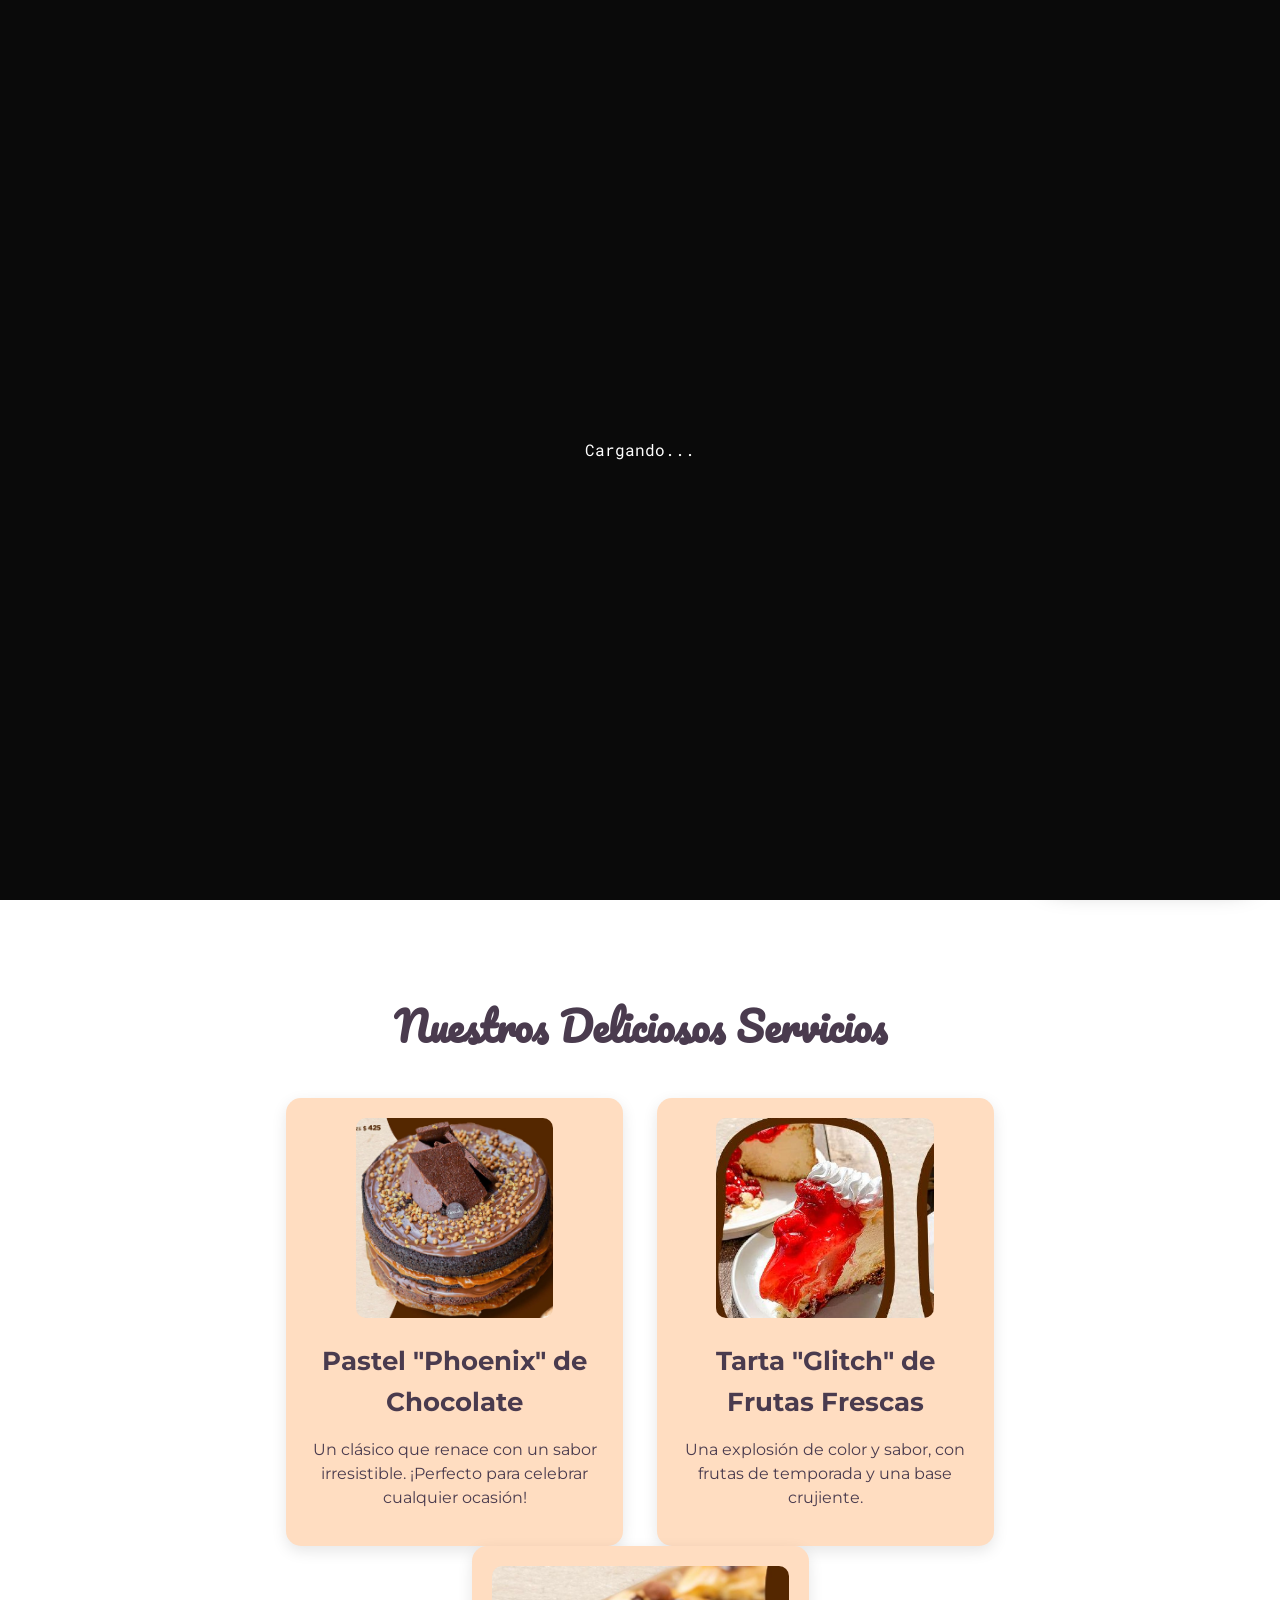
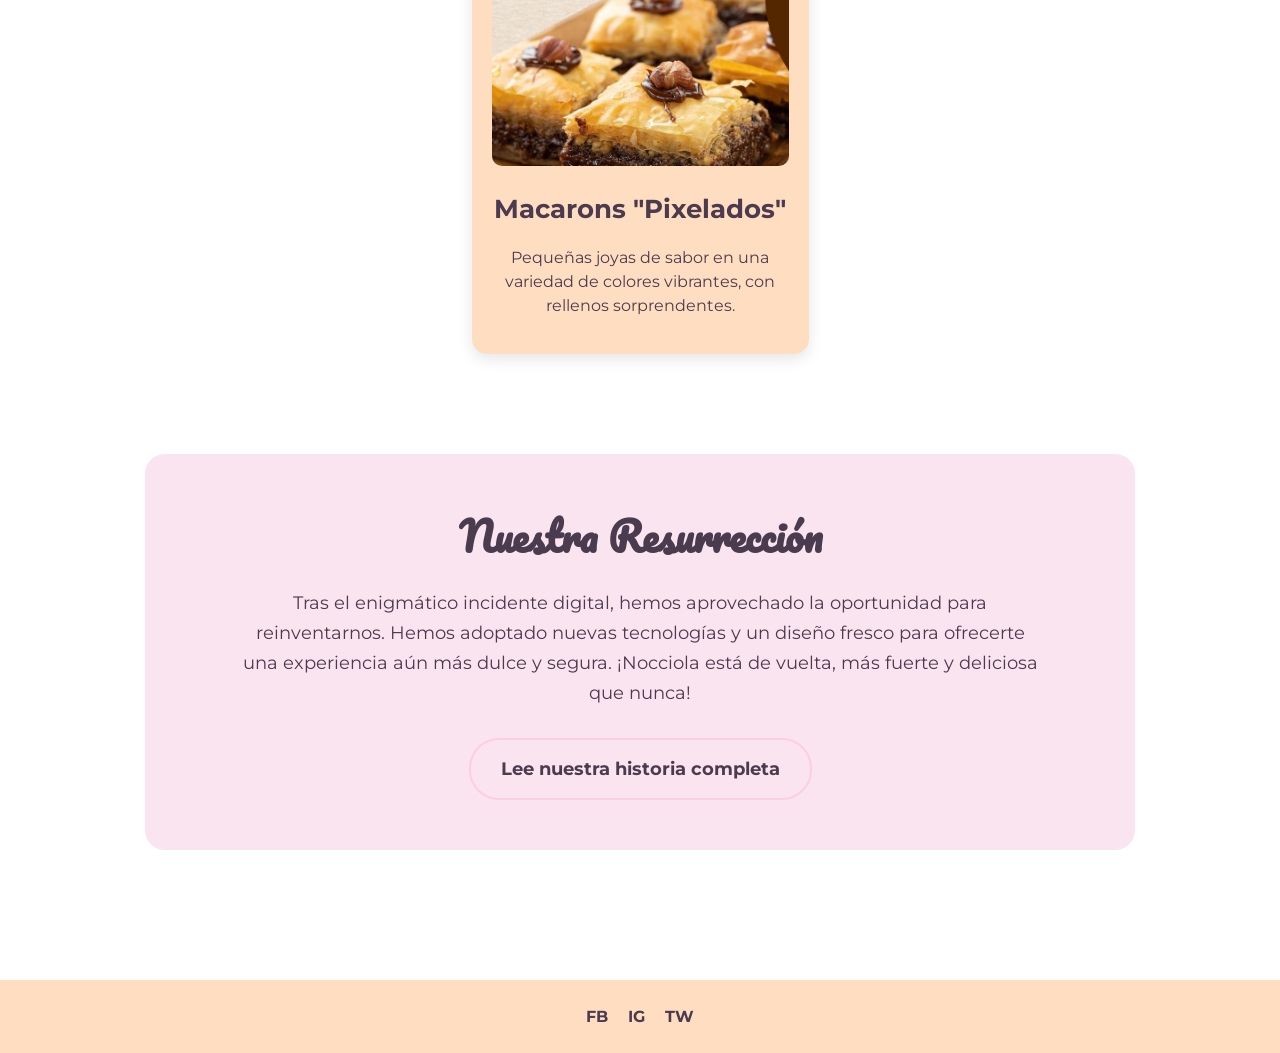
<file: index.html>
<!DOCTYPE html>
<!-- Kendri Tatis 100263465 -->
<html lang="es">
<head>
    <meta charset="UTF-8">
    <meta name="viewport" content="width=device-width, initial-scale=1.0">
    <title>Nocciola Resurge</title>
    <link rel="icon" href="images/logo.png">
    <link rel="stylesheet" href="style.css">
    <link href="https://fonts.googleapis.com/css2?family=Montserrat:wght@400;700&family=Pacifico&family=Roboto+Mono:wght@400;700&display=swap" rel="stylesheet">
</head>
<body>

    <div id="preloader" class="preloader">
        <div class="glitch-wrapper">
            <div class="glitch" data-text="Nocciola Digital">Nocciola Digital</div>
            <div class="glitch" data-text="Resurrecting...">Resurrecting...</div>
        </div>
        <p>Cargando...</p>
    </div>

    <div id="popup" class="popup">
        <div class="popup-content">
            <span class="close-button">&times;</span>
            <h2>El Misterio Digital</h2>
            <p>¡Atención, clientes y amigos de Nocciola!</p>
            <p>Un extraño fenómeno ha envuelto a nuestra empresa. De un momento a otro, nuestra presencia en línea ha desaparecido. Nuestras redes sociales borradas, nuestra web inexistente... ¡Un misterio digital sin precedentes!</p>
            <p>Un mensaje encriptado nos desafía:</p>
            <blockquote class="mensaje-misterio">
                "Tu negocio ha sido borrado de la existencia digital. Si quieres recuperarlo, deberás reinventarlo. Usa la tecnología, la creatividad y tu ingenio para traerlo de vuelta."
            </blockquote>
            <p>¡Estamos listos para el desafío! Misión:</p>
            <ul>
                <li>Reconstruir nuestra presencia digital desde cero.</li>
                <li>Agregar funciones innovadoras para ser más fuertes.</li>
                <li>Diseñar una identidad visual única.</li>
                <li>Crear un mensaje impactante para celebrar nuestra "resurrección".</li>
            </ul>
            <p>¡Prepárense para la nueva era de Nocciola!</p>
        </div>
    </div>

    <header class="main-header">
        <div class="logo">
            <img src="images/logo.png" alt="Logo Nocciola Resurge">
        </div>
        <nav>
            <ul>
                <li><a href="index.html" class="nav-link active">Inicio</a></li>
                <li><a href="menu.html" class="nav-link">Menú</a></li>
                <li><a href="historia.html" class="nav-link">Historia del Misterio</a></li>
                <li><a href="servicios.html" class="nav-link">Servicios</a></li> <!-- Texto modificado -->
                <li><a href="contacto.html" class="nav-link">Contacto</a></li>
                <li><a href="#" id="modo-oscuro-toggle" class="nav-link">Modo Oscuro</a></li>
            </ul>
        </nav>
    </header>

    <main class="container">
        <section class="hero-section">
            <div class="hero-text">
                <h1>Nocciola Digital</h1>
                <p class="subtitle">Renacida de las cenizas digitales</p>
                <a href="#servicios" class="cta-button">Descubre nuestros nuevos postres</a>
            </div>
            <div class="hero-image">
                <img src="images/hero-image.png" alt="Postres Nocciola">
            </div>
        </section>

        <section id="servicios" class="servicios-section">
            <h2>Nuestros Deliciosos Servicios</h2>
            <div class="servicio-card">
                <img src="images/postre1.png" alt="Pastel de Chocolate">
                <h3>Pastel "Phoenix" de Chocolate</h3>
                <p>Un clásico que renace con un sabor irresistible. ¡Perfecto para celebrar cualquier ocasión!</p>
            </div>
            <div class="servicio-card">
                <img src="images/postre2.png" alt="Tarta de Frutas">
                <h3>Tarta "Glitch" de Frutas Frescas</h3>
                <p>Una explosión de color y sabor, con frutas de temporada y una base crujiente.</p>
            </div>
            <div class="servicio-card">
                <img src="images/postre3.png" alt="Macarons">
                <h3>Macarons "Pixelados"</h3>
                <p>Pequeñas joyas de sabor en una variedad de colores vibrantes, con rellenos sorprendentes.</p>
            </div>
        </section>

        <section class="about-section">
            <h2>Nuestra Resurrección</h2>
            <p>Tras el enigmático incidente digital, hemos aprovechado la oportunidad para reinventarnos. Hemos adoptado nuevas tecnologías y un diseño fresco para ofrecerte una experiencia aún más dulce y segura. ¡Nocciola está de vuelta, más fuerte y deliciosa que nunca!</p>
            <a href="historia.html" class="cta-button secondary">Lee nuestra historia completa</a>
        </section>
    </main>

    <footer class="main-footer">
        <div class="social-links">
            <a href="https://www.facebook.com/NocciolaRD/" target="_blank" rel="noopener" aria-label="Facebook">FB</a>
            <a href="https://www.instagram.com/nocciolard/" target="_blank" rel="noopener" aria-label="Instagram">IG</a>
            <a href="#" aria-label="Twitter">TW</a>
        </div>
    </footer>

    <button id="chatbot-launcher" type="button" aria-label="Abrir chat con Nocci"><img src="images/logo.png" alt="">Chatea con Nocci</button>
    <div id="chatbot-container" class="collapsed" role="dialog" aria-label="Chat con Nocci">
        <div id="chatbot-header">
            <img class="chat-avatar" src="images/logo.png" alt="">
            <div class="chatbot-title">Nocci<small>Asistente virtual de Nocciola</small></div>
            <button id="chatbot-toggle" class="chatbot-toggle-btn" type="button" aria-label="Cerrar chat">&times;</button>
        </div>
        <div id="chatbot-messages" aria-live="polite"></div>
        <div id="chatbot-chips"></div>
        <form id="chatbot-input-area" autocomplete="off">
            <input type="text" id="chatbot-input" placeholder="Escribe tu mensaje..." aria-label="Mensaje">
            <button id="chatbot-send" type="submit">Enviar</button>
        </form>
    </div>

    <script src="script.js"></script>
</body>
</html>
</file>
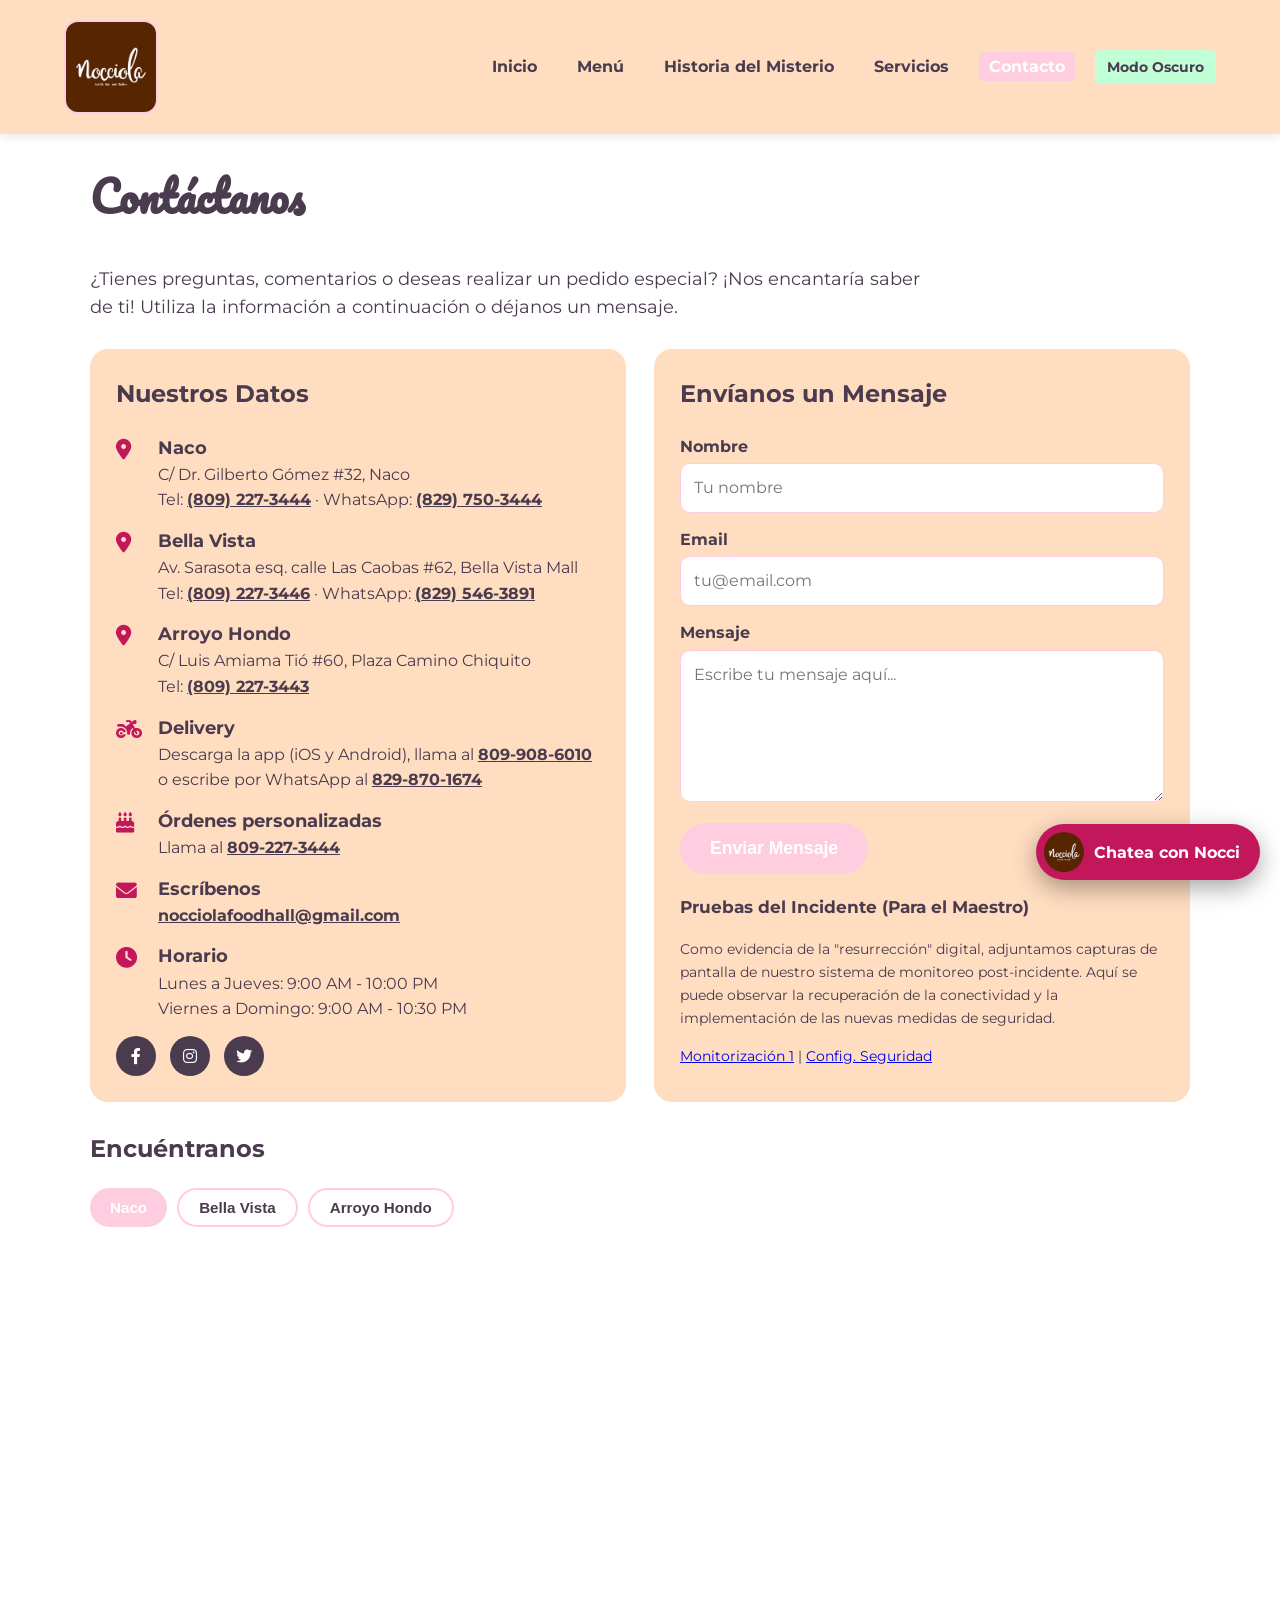
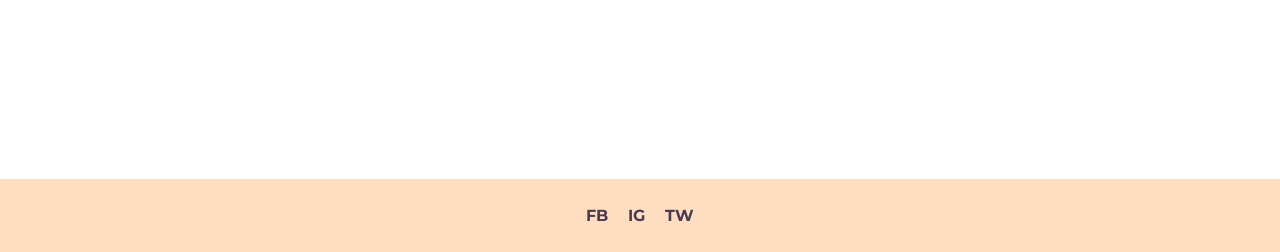
<file: contacto.html>
<!DOCTYPE html>
<!-- Kendri Tatis 100263465 -->
<html lang="es">
<head>
    <meta charset="UTF-8">
    <meta name="viewport" content="width=device-width, initial-scale=1.0">
    <title>Contacto - Nocciola Digital</title>
    <link rel="icon" href="images/logo.png">
    <link rel="stylesheet" href="style.css">
    <link href="https://fonts.googleapis.com/css2?family=Montserrat:wght@400;700&family=Pacifico&family=Roboto+Mono:wght@400;700&display=swap" rel="stylesheet">
    <link rel="stylesheet" href="https://cdnjs.cloudflare.com/ajax/libs/font-awesome/6.0.0/css/all.min.css">
</head>
<body>
    <header class="main-header">
        <div class="logo">
            <img src="images/logo.png" alt="Logo Nocciola Resurge">
        </div>
        <nav>
            <ul>
                <li><a href="index.html" class="nav-link">Inicio</a></li>
                <li><a href="menu.html" class="nav-link">Menú</a></li>
                <li><a href="historia.html" class="nav-link">Historia del Misterio</a></li>
                <li><a href="servicios.html" class="nav-link">Servicios</a></li> <!-- Texto modificado -->
                <li><a href="contacto.html" class="nav-link active">Contacto</a></li>
                <li><a href="#" id="modo-oscuro-toggle" class="nav-link">Modo Oscuro</a></li>
            </ul>
        </nav>
    </header>

    <main class="container">
        <section class="contacto-section">
            <h1>Contáctanos</h1>
            <p class="intro-text">¿Tienes preguntas, comentarios o deseas realizar un pedido especial? ¡Nos encantaría saber de ti! Utiliza la información a continuación o déjanos un mensaje.</p>

            <div class="contacto-grid">
                <div class="contacto-info">
                    <h2>Nuestros Datos</h2>
                    <div class="info-item">
                        <i class="fas fa-map-marker-alt"></i>
                        <div>
                            <h3>Naco</h3>
                            <p>C/ Dr. Gilberto Gómez #32, Naco<br>Tel: <a href="tel:+18092273444">(809) 227-3444</a> · WhatsApp: <a href="https://wa.me/18297503444" target="_blank" rel="noopener">(829) 750-3444</a></p>
                        </div>
                    </div>
                    <div class="info-item">
                        <i class="fas fa-map-marker-alt"></i>
                        <div>
                            <h3>Bella Vista</h3>
                            <p>Av. Sarasota esq. calle Las Caobas #62, Bella Vista Mall<br>Tel: <a href="tel:+18092273446">(809) 227-3446</a> · WhatsApp: <a href="https://wa.me/18295463891" target="_blank" rel="noopener">(829) 546-3891</a></p>
                        </div>
                    </div>
                    <div class="info-item">
                        <i class="fas fa-map-marker-alt"></i>
                        <div>
                            <h3>Arroyo Hondo</h3>
                            <p>C/ Luis Amiama Tió #60, Plaza Camino Chiquito<br>Tel: <a href="tel:+18092273443">(809) 227-3443</a></p>
                        </div>
                    </div>
                    <div class="info-item">
                        <i class="fas fa-motorcycle"></i>
                        <div>
                            <h3>Delivery</h3>
                            <p>Descarga la app (iOS y Android), llama al <a href="tel:+18099086010">809-908-6010</a> o escribe por WhatsApp al <a href="https://wa.me/18298701674" target="_blank" rel="noopener">829-870-1674</a></p>
                        </div>
                    </div>
                    <div class="info-item">
                        <i class="fas fa-birthday-cake"></i>
                        <div>
                            <h3>Órdenes personalizadas</h3>
                            <p>Llama al <a href="tel:+18092273444">809-227-3444</a></p>
                        </div>
                    </div>
                    <div class="info-item">
                        <i class="fas fa-envelope"></i>
                        <div>
                            <h3>Escríbenos</h3>
                            <p><a href="mailto:nocciolafoodhall@gmail.com">nocciolafoodhall@gmail.com</a></p>
                        </div>
                    </div>
                    <div class="info-item">
                        <i class="fas fa-clock"></i>
                        <div>
                            <h3>Horario</h3>
                            <p>Lunes a Jueves: 9:00 AM - 10:00 PM<br>Viernes a Domingo: 9:00 AM - 10:30 PM</p>
                        </div>
                    </div>
                    <div class="social-links-contacto">
                        <a href="https://www.facebook.com/NocciolaRD/" target="_blank" rel="noopener" aria-label="Facebook"><i class="fab fa-facebook-f"></i></a>
                        <a href="https://www.instagram.com/nocciolard/" target="_blank" rel="noopener" aria-label="Instagram"><i class="fab fa-instagram"></i></a>
                        <a href="#" aria-label="Twitter"><i class="fab fa-twitter"></i></a>
                    </div>
                </div>

                <div class="contacto-form">
                    <h2>Envíanos un Mensaje</h2>
                    <form id="contact-form">
                        <div class="form-group">
                            <label for="nombre">Nombre</label>
                            <input type="text" id="nombre" name="nombre" required placeholder="Tu nombre">
                        </div>
                        <div class="form-group">
                            <label for="email">Email</label>
                            <input type="email" id="email" name="email" required placeholder="tu@email.com">
                        </div>
                        <div class="form-group">
                            <label for="mensaje">Mensaje</label>
                            <textarea id="mensaje" name="mensaje" rows="5" required placeholder="Escribe tu mensaje aquí..."></textarea>
                        </div>
                        <button type="submit" class="cta-button">Enviar Mensaje</button>
                    </form>
                    <div class="pruebas-incidente">
                        <h3>Pruebas del Incidente (Para el Maestro)</h3>
                        <p>Como evidencia de la "resurrección" digital, adjuntamos capturas de pantalla de nuestro sistema de monitoreo post-incidente. Aquí se puede observar la recuperación de la conectividad y la implementación de las nuevas medidas de seguridad.</p>
                        <a href="images/post-incident-monitor1.png" target="_blank">Monitorización 1</a> |
                        <a href="images/post-incident-security.png" target="_blank">Config. Seguridad</a>
                    </div>
                </div>
            </div>

            <div class="mapa-container">
                <h2>Encuéntranos</h2>
                <div class="mapa-tabs">
                <button type="button" class="cta-button" data-map="https://www.google.com/maps?q=Nocciola+Calle+Doctor+Gilberto+Gomez+32+Naco+Santo+Domingo&output=embed">Naco</button>
                <button type="button" class="cta-button secondary" data-map="https://www.google.com/maps?q=Nocciola+Bella+Vista+Mall+Av+Sarasota+62+Santo+Domingo&output=embed">Bella Vista</button>
                <button type="button" class="cta-button secondary" data-map="https://www.google.com/maps?q=Nocciola+Calle+Luis+Amiama+Tio+60+Plaza+Camino+Chiquito+Santo+Domingo&output=embed">Arroyo Hondo</button>
            </div>
            <iframe id="mapa-frame" src="https://www.google.com/maps?q=Nocciola+Calle+Doctor+Gilberto+Gomez+32+Naco+Santo+Domingo&output=embed" width="100%" height="450" style="border:0;" allowfullscreen="" loading="lazy" referrerpolicy="no-referrer-when-downgrade"></iframe>
            </div>

        </section>
    </main>

    <footer class="main-footer">
        <div class="social-links">
            <a href="https://www.facebook.com/NocciolaRD/" target="_blank" rel="noopener" aria-label="Facebook">FB</a>
            <a href="https://www.instagram.com/nocciolard/" target="_blank" rel="noopener" aria-label="Instagram">IG</a>
            <a href="#" aria-label="Twitter">TW</a>
        </div>
    </footer>

     <button id="chatbot-launcher" type="button" aria-label="Abrir chat con Nocci"><img src="images/logo.png" alt="">Chatea con Nocci</button>
    <div id="chatbot-container" class="collapsed" role="dialog" aria-label="Chat con Nocci">
        <div id="chatbot-header">
            <img class="chat-avatar" src="images/logo.png" alt="">
            <div class="chatbot-title">Nocci<small>Asistente virtual de Nocciola</small></div>
            <button id="chatbot-toggle" class="chatbot-toggle-btn" type="button" aria-label="Cerrar chat">&times;</button>
        </div>
        <div id="chatbot-messages" aria-live="polite"></div>
        <div id="chatbot-chips"></div>
        <form id="chatbot-input-area" autocomplete="off">
            <input type="text" id="chatbot-input" placeholder="Escribe tu mensaje..." aria-label="Mensaje">
            <button id="chatbot-send" type="submit">Enviar</button>
        </form>
    </div>

    <script src="script.js"></script>
</body>
</html>
</file>
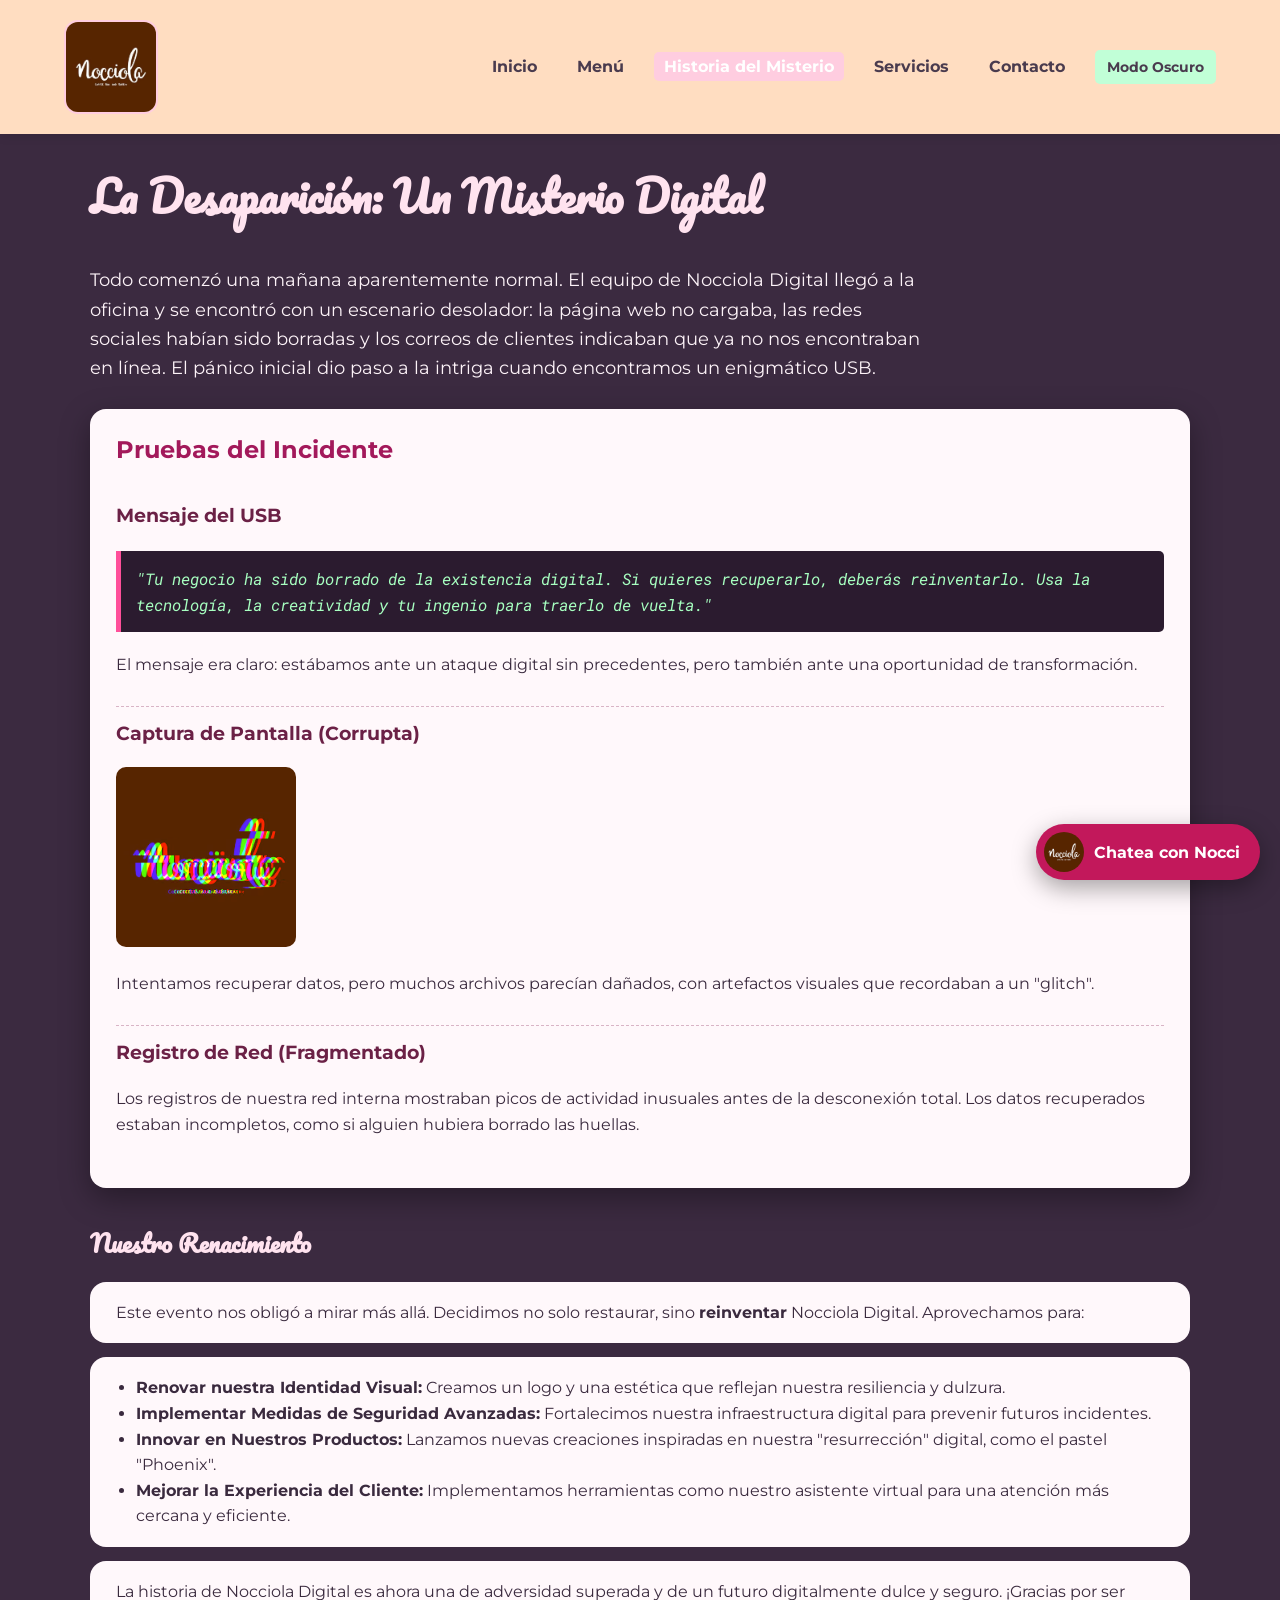
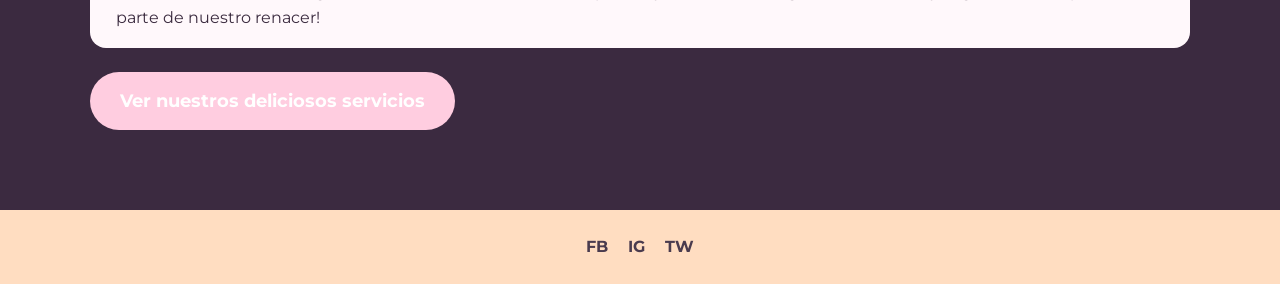
<file: historia.html>
<!DOCTYPE html>
<!-- Kendri Tatis 100263465 -->
<html lang="es">
<head>
    <meta charset="UTF-8">
    <meta name="viewport" content="width=device-width, initial-scale=1.0">
    <title>Historia del Misterio - Nocciola Digital</title>
    <link rel="icon" href="images/logo.png">
    <link rel="stylesheet" href="style.css">
    <link href="https://fonts.googleapis.com/css2?family=Montserrat:wght@400;700&family=Pacifico&family=Roboto+Mono:wght@400;700&display=swap" rel="stylesheet">
</head>
<body class="historia">
    <header class="main-header">
        <div class="logo">
            <img src="images/logo.png" alt="Logo Nocciola Resurge">
        </div>
        <nav>
            <ul>
                <li><a href="index.html" class="nav-link">Inicio</a></li>
                <li><a href="menu.html" class="nav-link">Menú</a></li>
                <li><a href="historia.html" class="nav-link active">Historia del Misterio</a></li>
                <li><a href="servicios.html" class="nav-link">Servicios</a></li> <!-- Texto modificado -->
                <li><a href="contacto.html" class="nav-link">Contacto</a></li>
                <li><a href="#" id="modo-oscuro-toggle" class="nav-link">Modo Oscuro</a></li>
            </ul>
        </nav>
    </header>

    <main class="container">
        <section class="story-section">
            <h1>La Desaparición: Un Misterio Digital</h1>
            <p class="intro-text">Todo comenzó una mañana aparentemente normal. El equipo de Nocciola Digital llegó a la oficina y se encontró con un escenario desolador: la página web no cargaba, las redes sociales habían sido borradas y los correos de clientes indicaban que ya no nos encontraban en línea. El pánico inicial dio paso a la intriga cuando encontramos un enigmático USB.</p>

            <div class="incident-evidence">
                <h2>Pruebas del Incidente</h2>
                <div class="evidence-item">
                    <h3>Mensaje del USB</h3>
                    <blockquote class="mensaje-misterio">
                        "Tu negocio ha sido borrado de la existencia digital. Si quieres recuperarlo, deberás reinventarlo. Usa la tecnología, la creatividad y tu ingenio para traerlo de vuelta."
                    </blockquote>
                    <p>El mensaje era claro: estábamos ante un ataque digital sin precedentes, pero también ante una oportunidad de transformación.</p>
                </div>
                <div class="evidence-item glitch-effect">
                    <h3>Captura de Pantalla (Corrupta)</h3>
                    <img src="images/corrupt-screenshot.png" alt="Captura de pantalla corrupta">
                    <p>Intentamos recuperar datos, pero muchos archivos parecían dañados, con artefactos visuales que recordaban a un "glitch".</p>
                </div>
                <div class="evidence-item">
                    <h3>Registro de Red (Fragmentado)</h3>
                    <p>Los registros de nuestra red interna mostraban picos de actividad inusuales antes de la desconexión total. Los datos recuperados estaban incompletos, como si alguien hubiera borrado las huellas.</p>
                </div>
            </div>

            <h2>Nuestro Renacimiento</h2>
            <p>Este evento nos obligó a mirar más allá. Decidimos no solo restaurar, sino <strong>reinventar</strong> Nocciola Digital. Aprovechamos para:</p>
            <ul>
                <li><strong>Renovar nuestra Identidad Visual:</strong> Creamos un logo y una estética que reflejan nuestra resiliencia y dulzura.</li>
                <li><strong>Implementar Medidas de Seguridad Avanzadas:</strong> Fortalecimos nuestra infraestructura digital para prevenir futuros incidentes.</li>
                <li><strong>Innovar en Nuestros Productos:</strong> Lanzamos nuevas creaciones inspiradas en nuestra "resurrección" digital, como el pastel "Phoenix".</li>
                <li><strong>Mejorar la Experiencia del Cliente:</strong> Implementamos herramientas como nuestro asistente virtual para una atención más cercana y eficiente.</li>
            </ul>
            <p>La historia de Nocciola Digital es ahora una de adversidad superada y de un futuro digitalmente dulce y seguro. ¡Gracias por ser parte de nuestro renacer!</p>
            <a href="servicios.html" class="cta-button">Ver nuestros deliciosos servicios</a>
        </section>
    </main>

    <footer class="main-footer">
        <div class="social-links">
            <a href="https://www.facebook.com/NocciolaRD/" target="_blank" rel="noopener" aria-label="Facebook">FB</a>
            <a href="https://www.instagram.com/nocciolard/" target="_blank" rel="noopener" aria-label="Instagram">IG</a>
            <a href="#" aria-label="Twitter">TW</a>
        </div>
    </footer>

     <button id="chatbot-launcher" type="button" aria-label="Abrir chat con Nocci"><img src="images/logo.png" alt="">Chatea con Nocci</button>
    <div id="chatbot-container" class="collapsed" role="dialog" aria-label="Chat con Nocci">
        <div id="chatbot-header">
            <img class="chat-avatar" src="images/logo.png" alt="">
            <div class="chatbot-title">Nocci<small>Asistente virtual de Nocciola</small></div>
            <button id="chatbot-toggle" class="chatbot-toggle-btn" type="button" aria-label="Cerrar chat">&times;</button>
        </div>
        <div id="chatbot-messages" aria-live="polite"></div>
        <div id="chatbot-chips"></div>
        <form id="chatbot-input-area" autocomplete="off">
            <input type="text" id="chatbot-input" placeholder="Escribe tu mensaje..." aria-label="Mensaje">
            <button id="chatbot-send" type="submit">Enviar</button>
        </form>
    </div>

    <script src="script.js"></script>
</body>
</html>
</file>
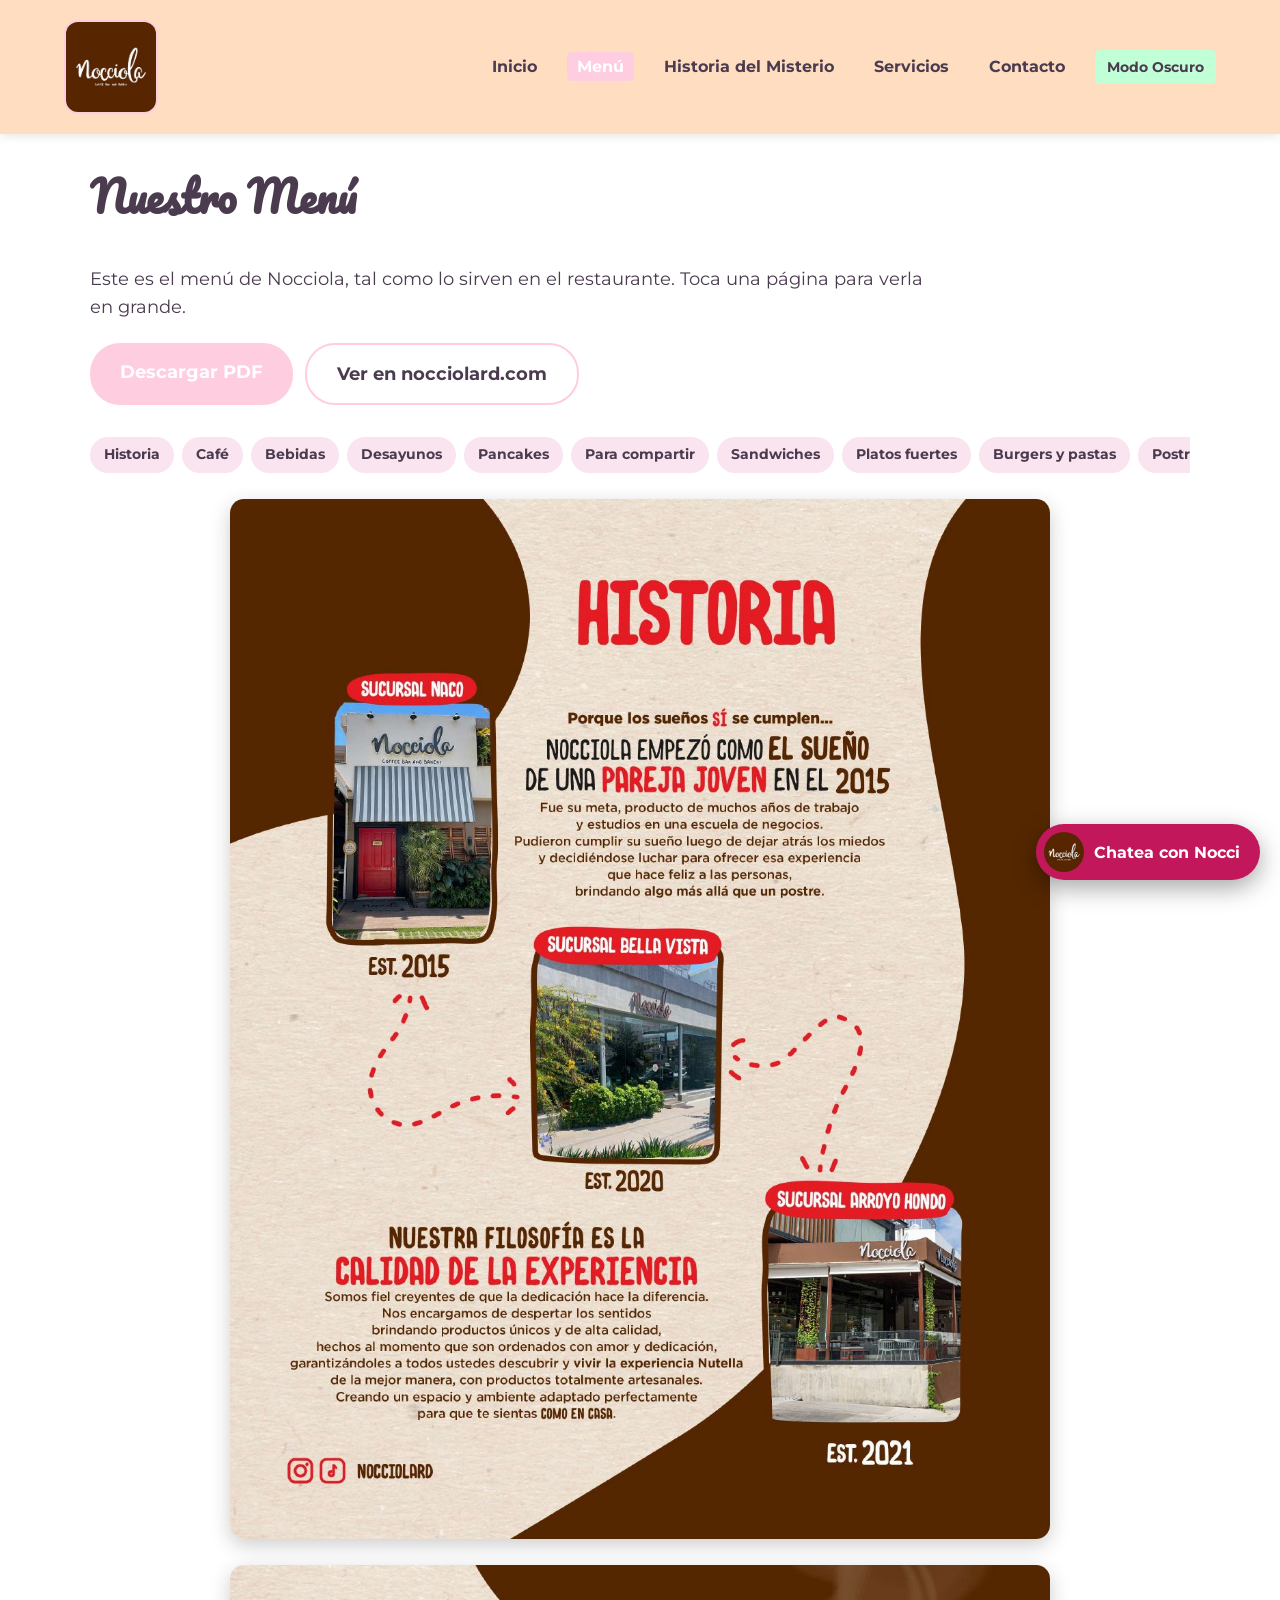
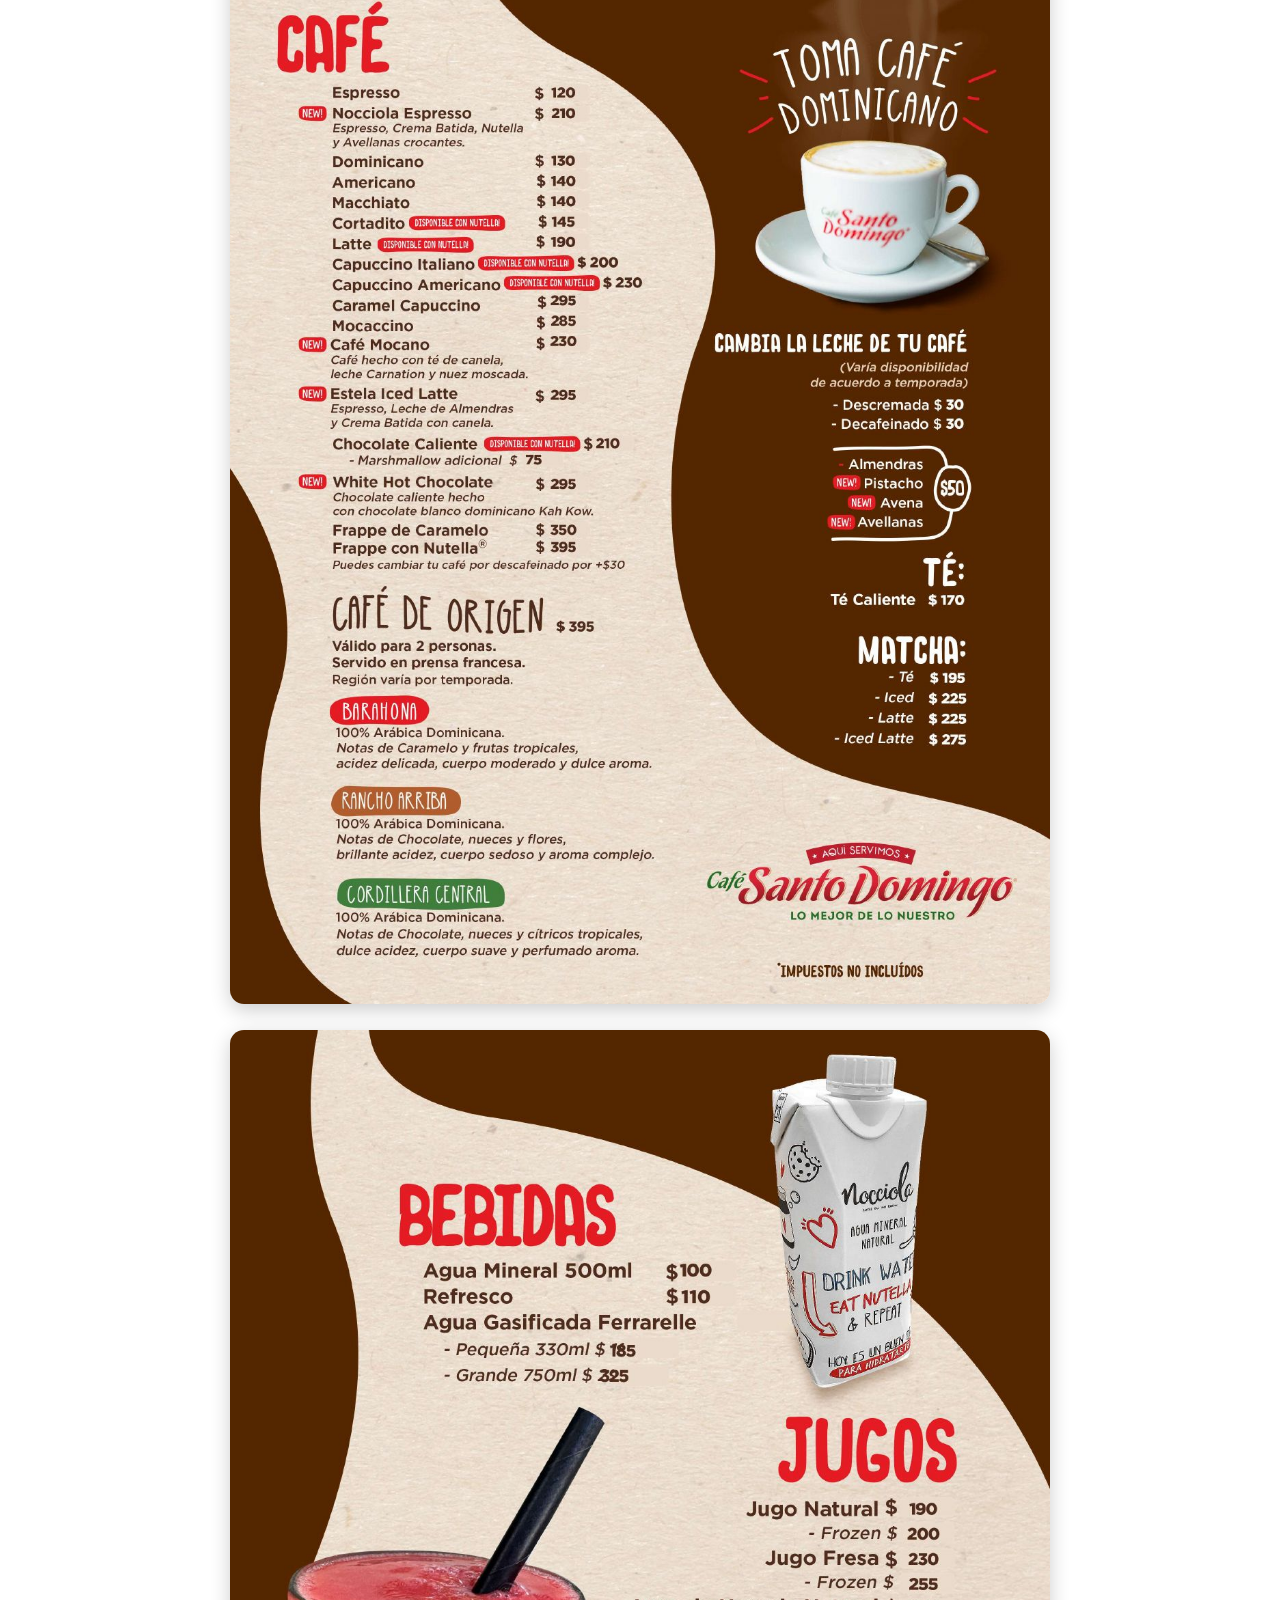
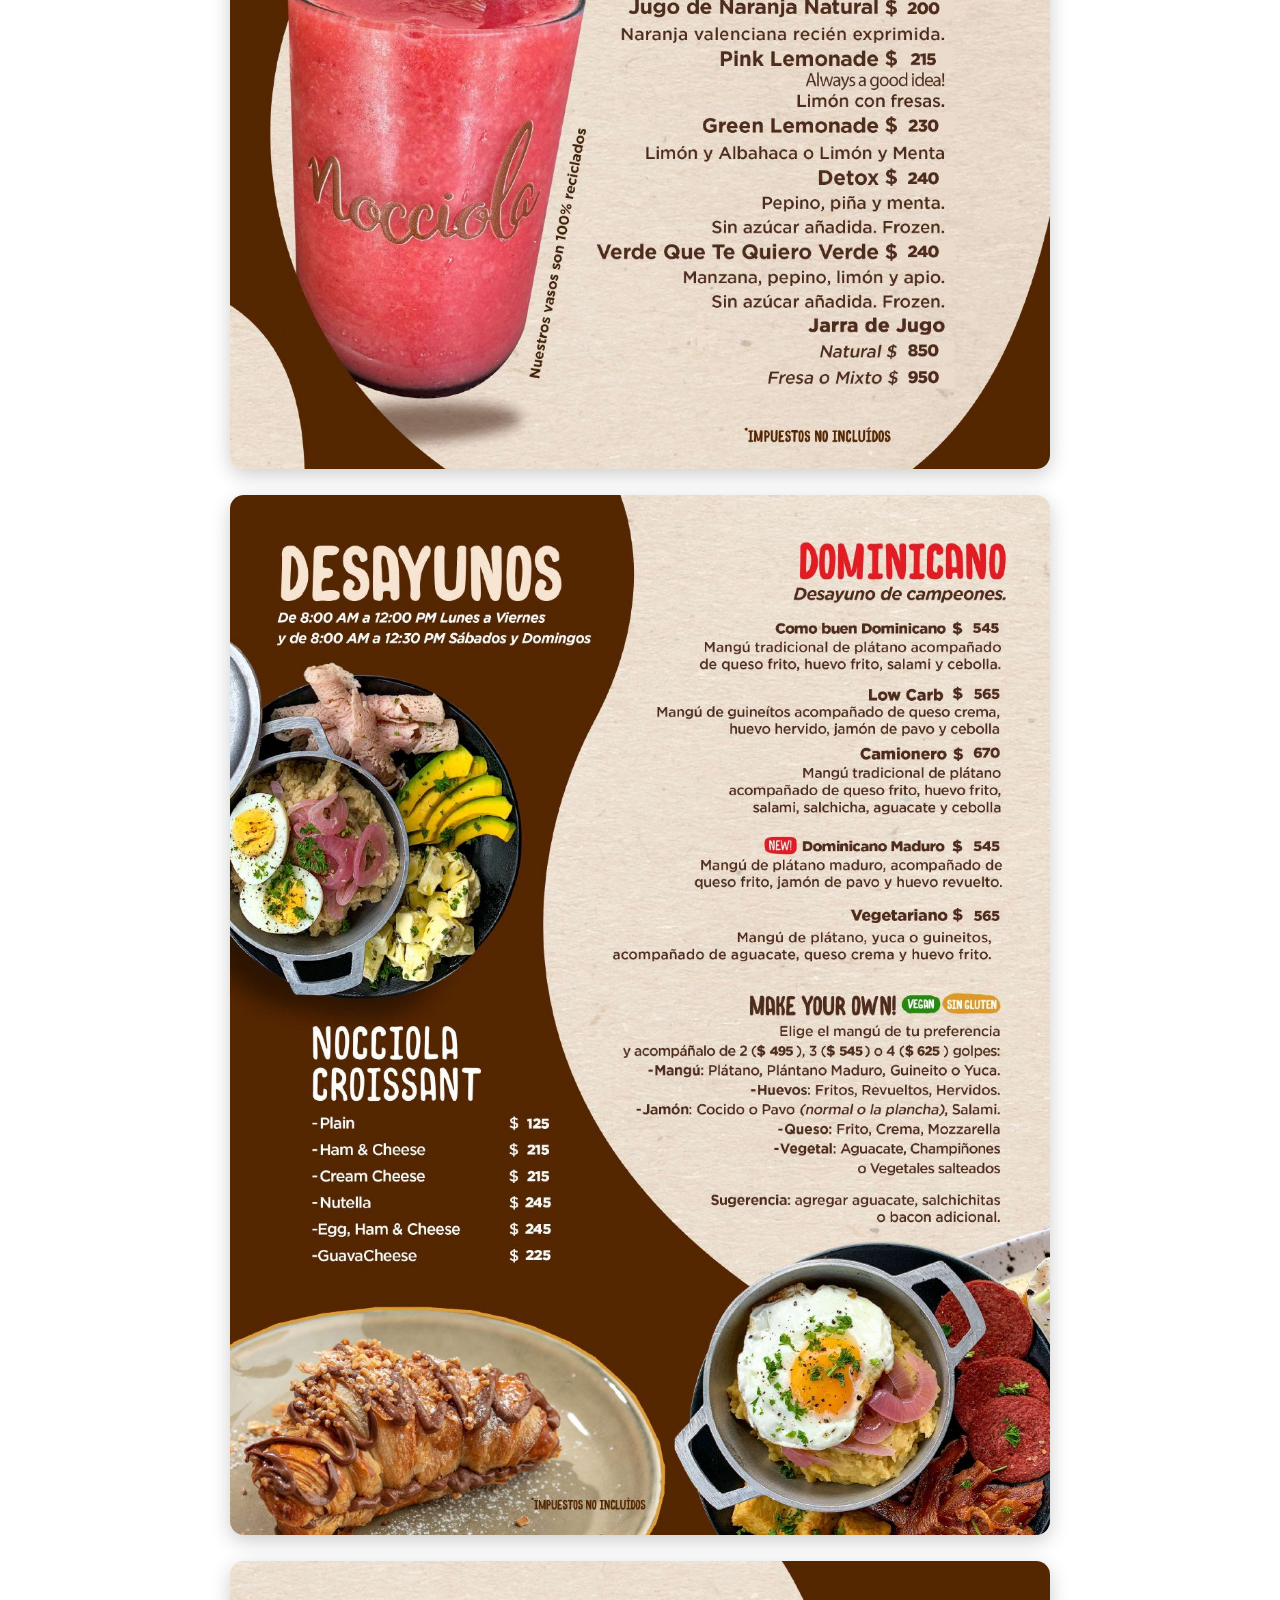
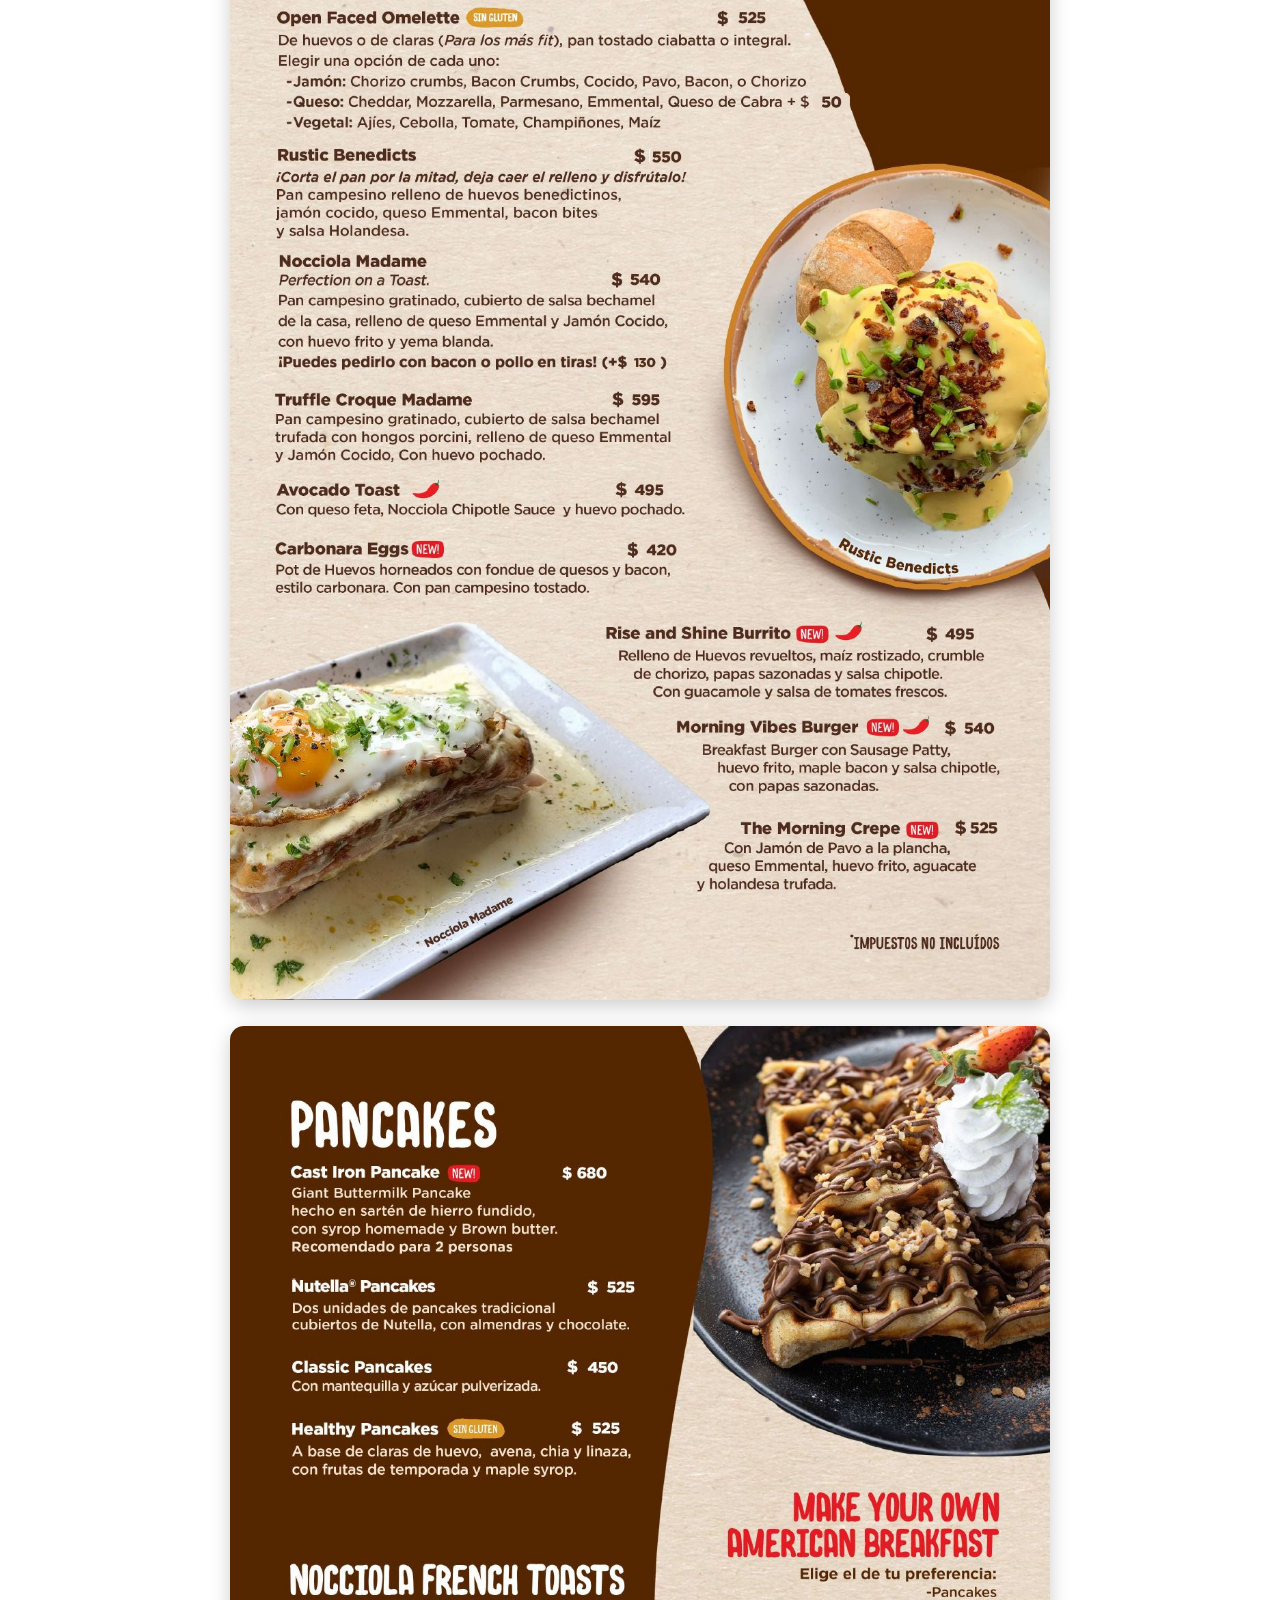
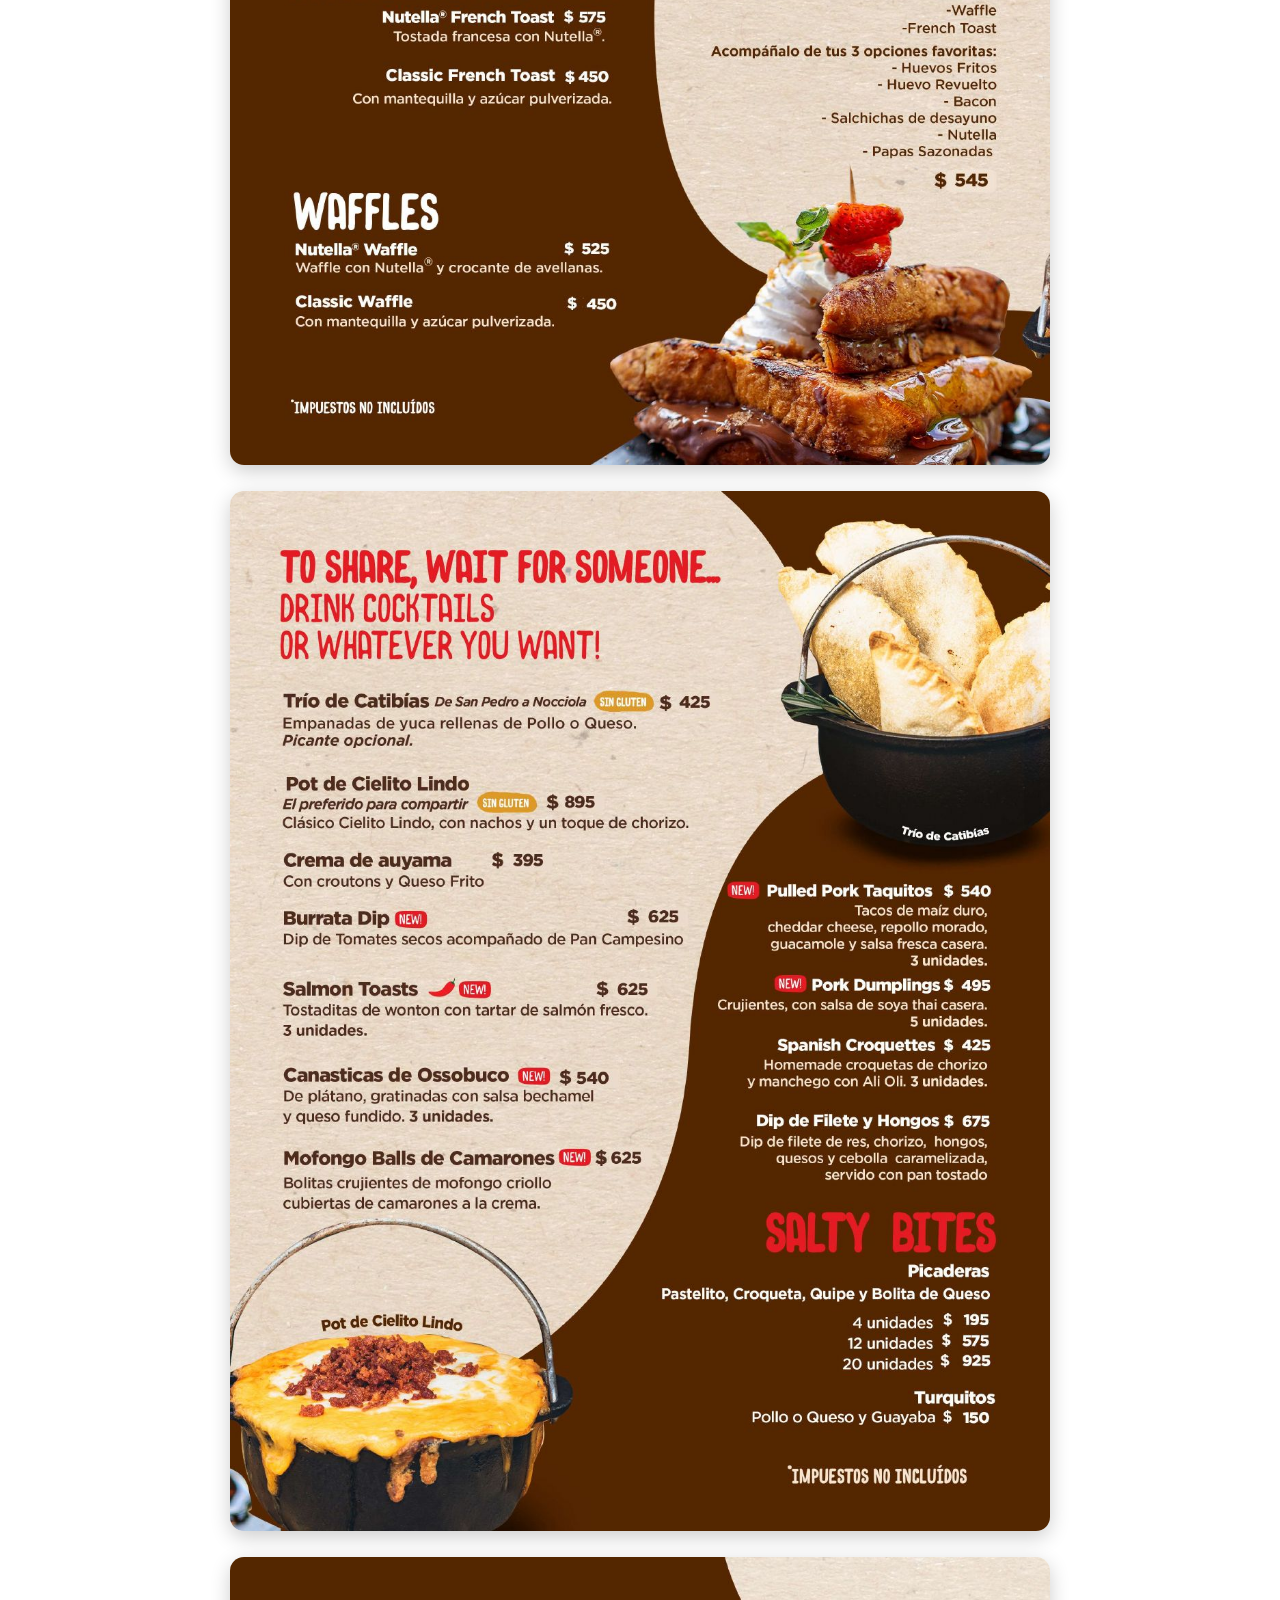
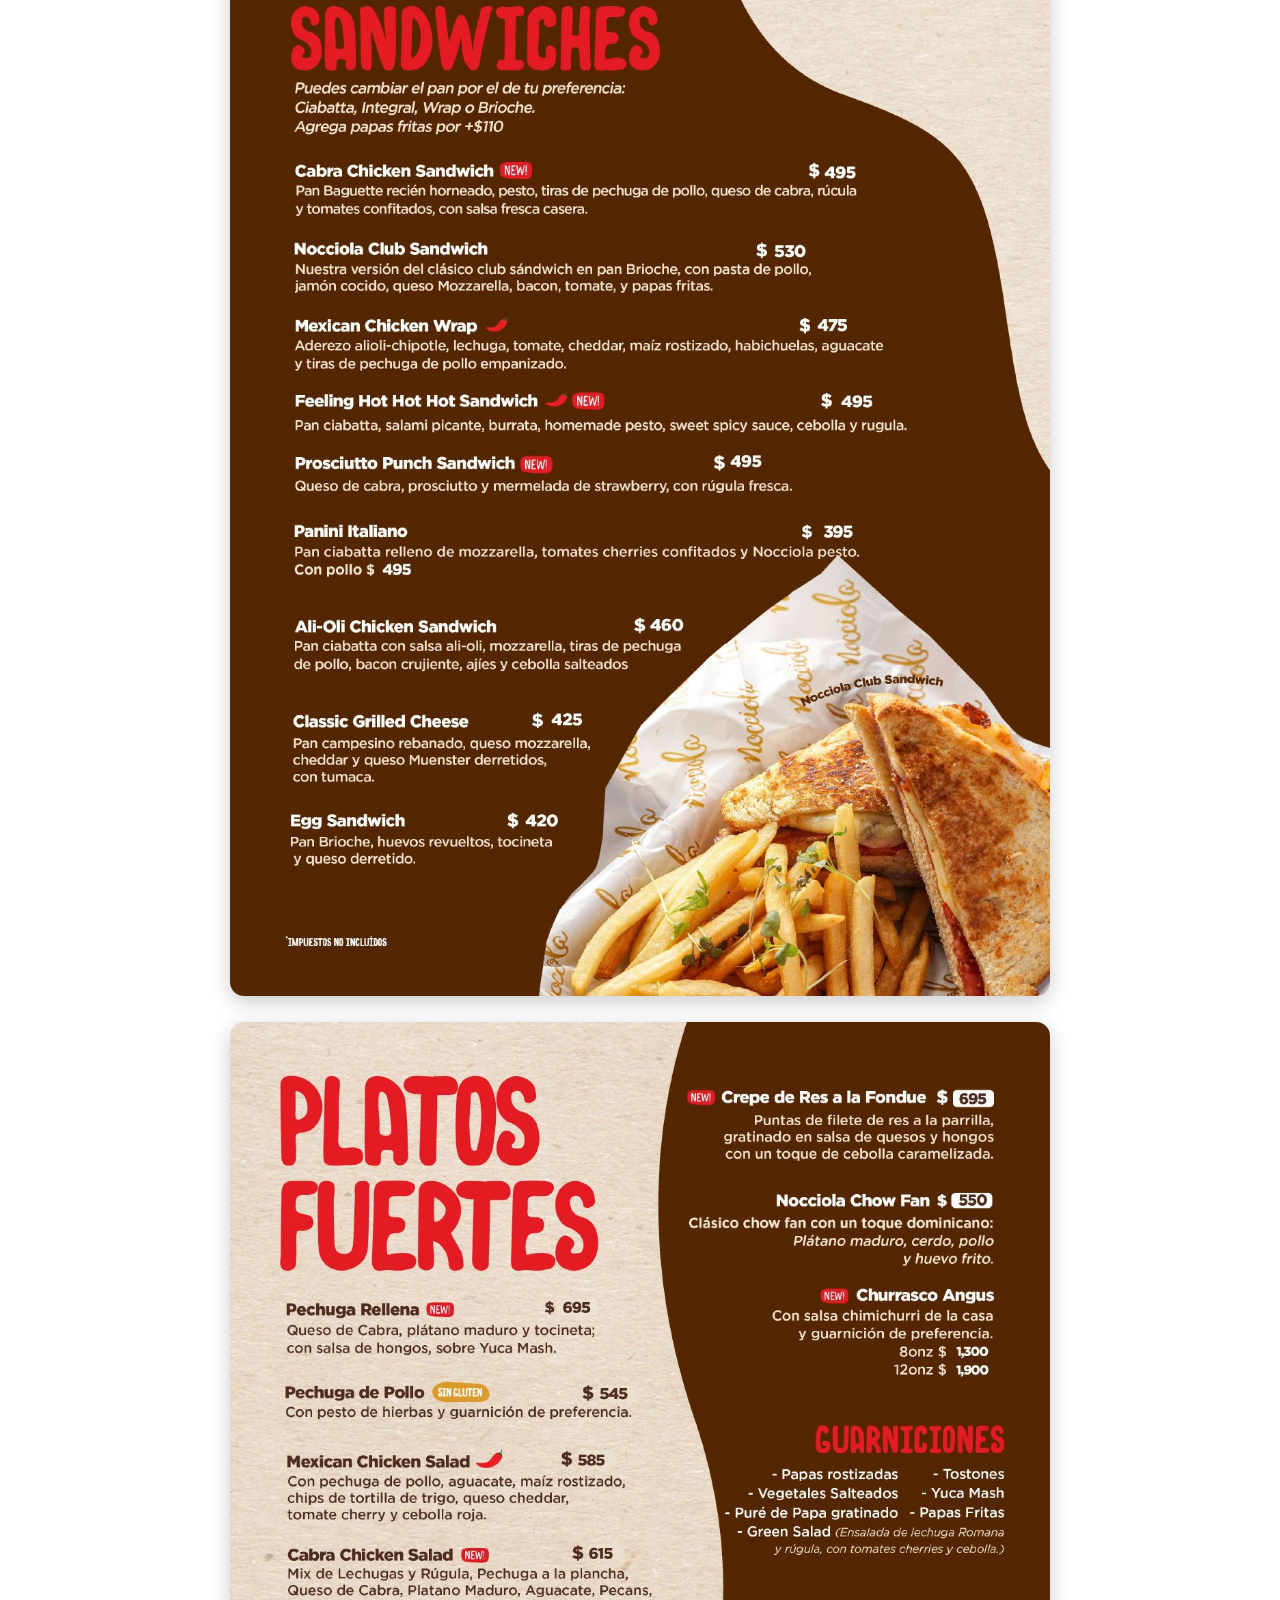
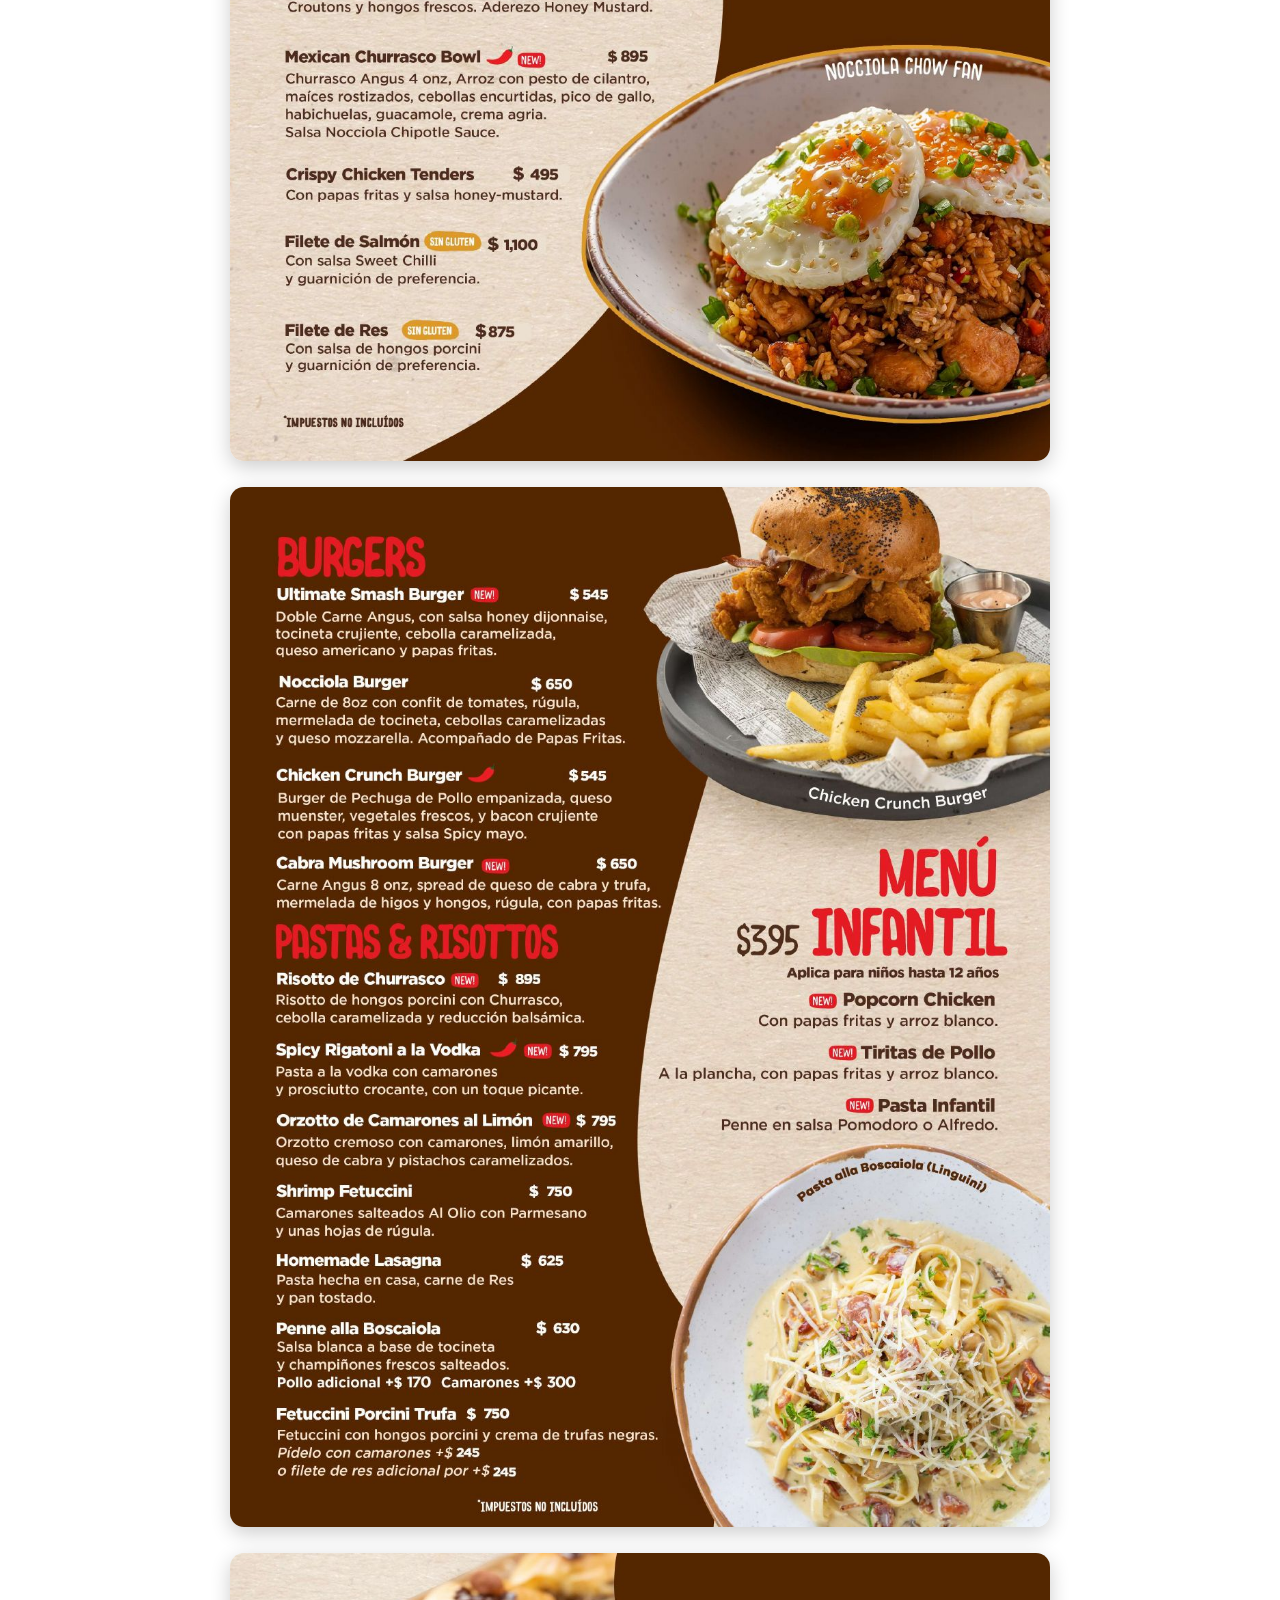
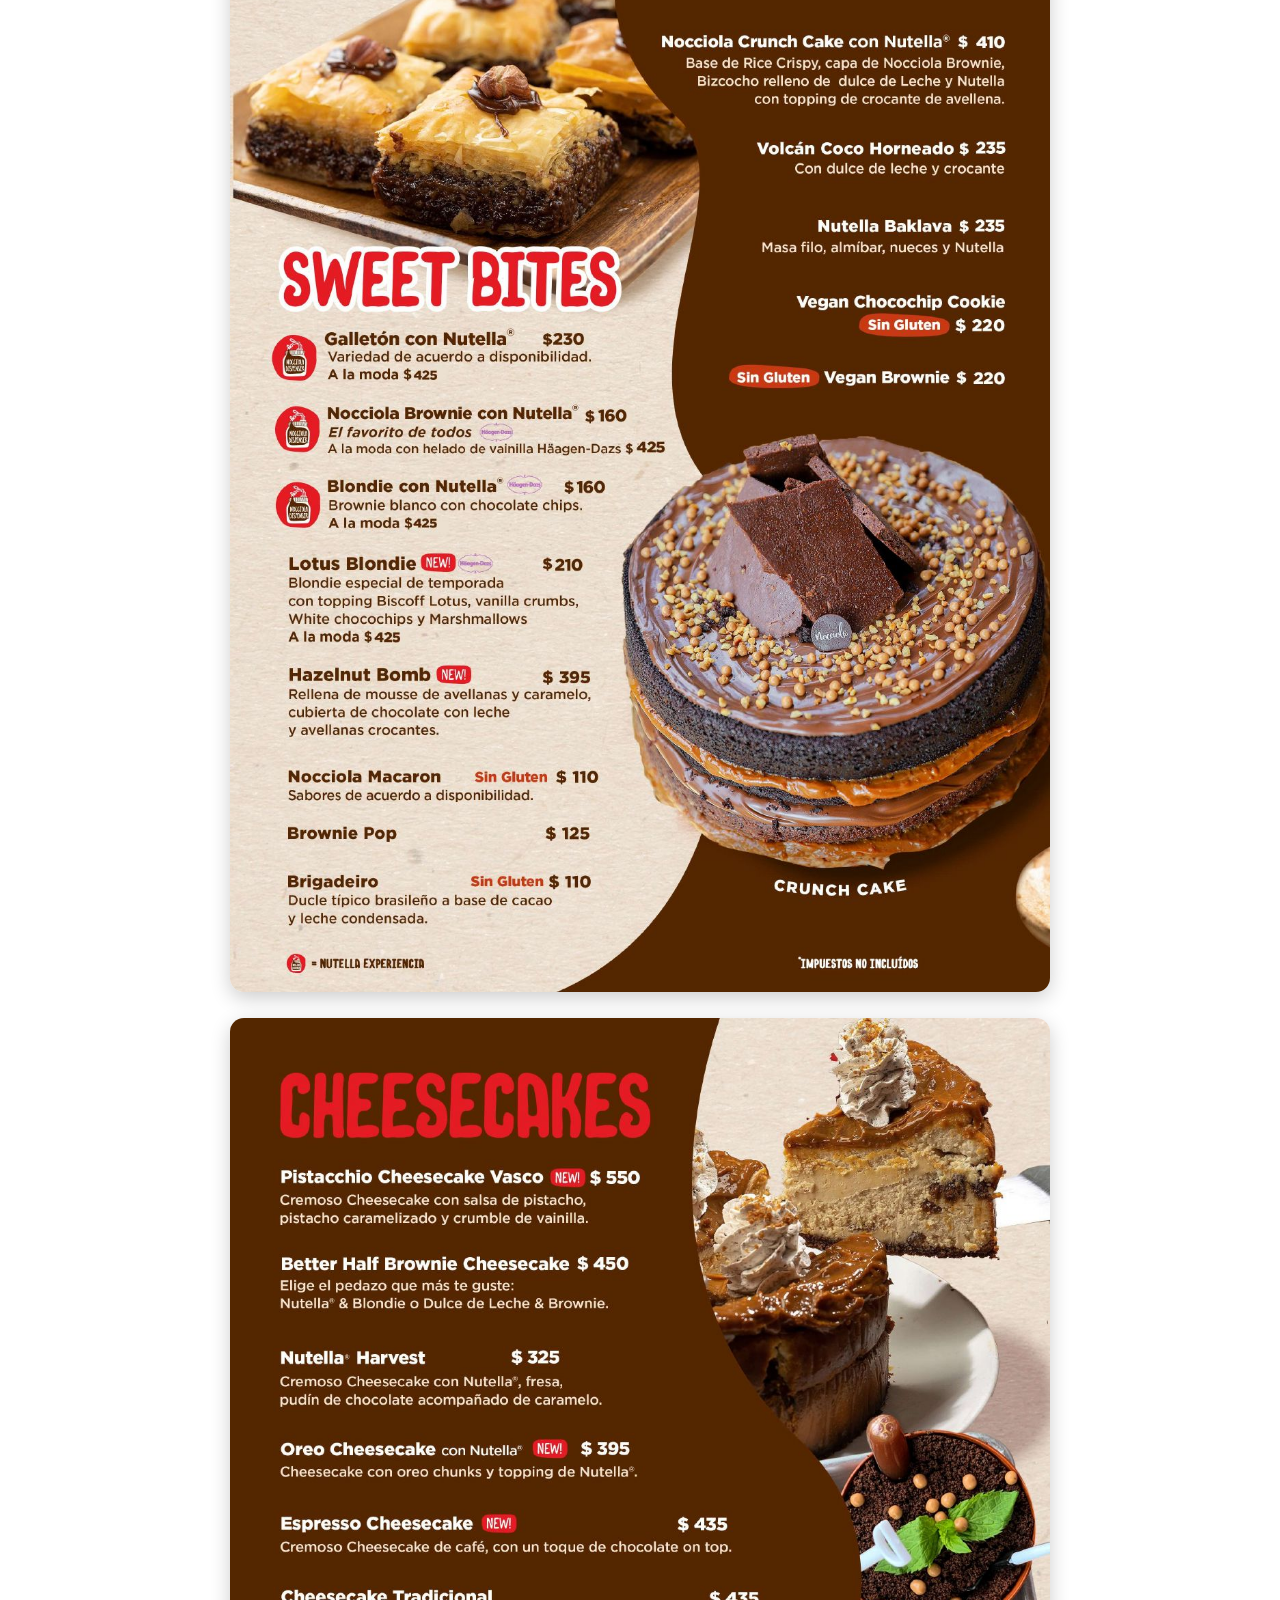
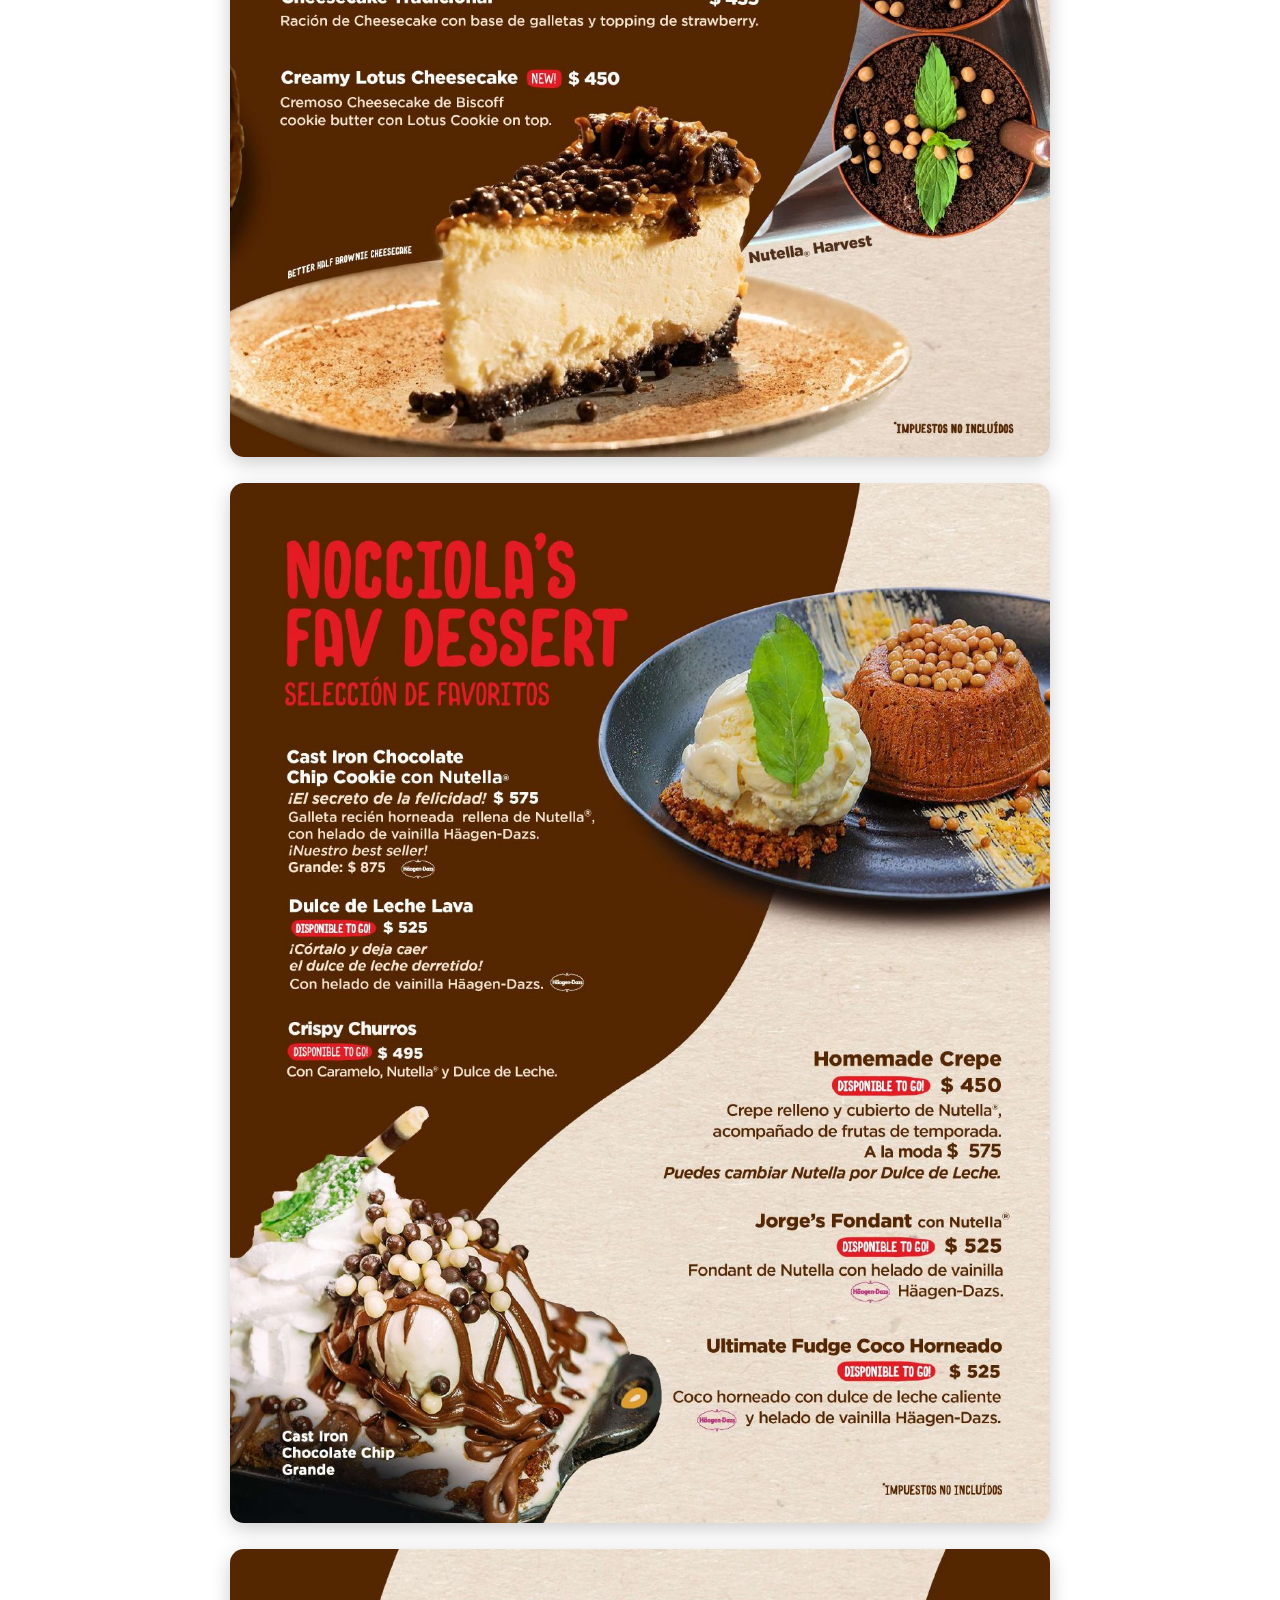
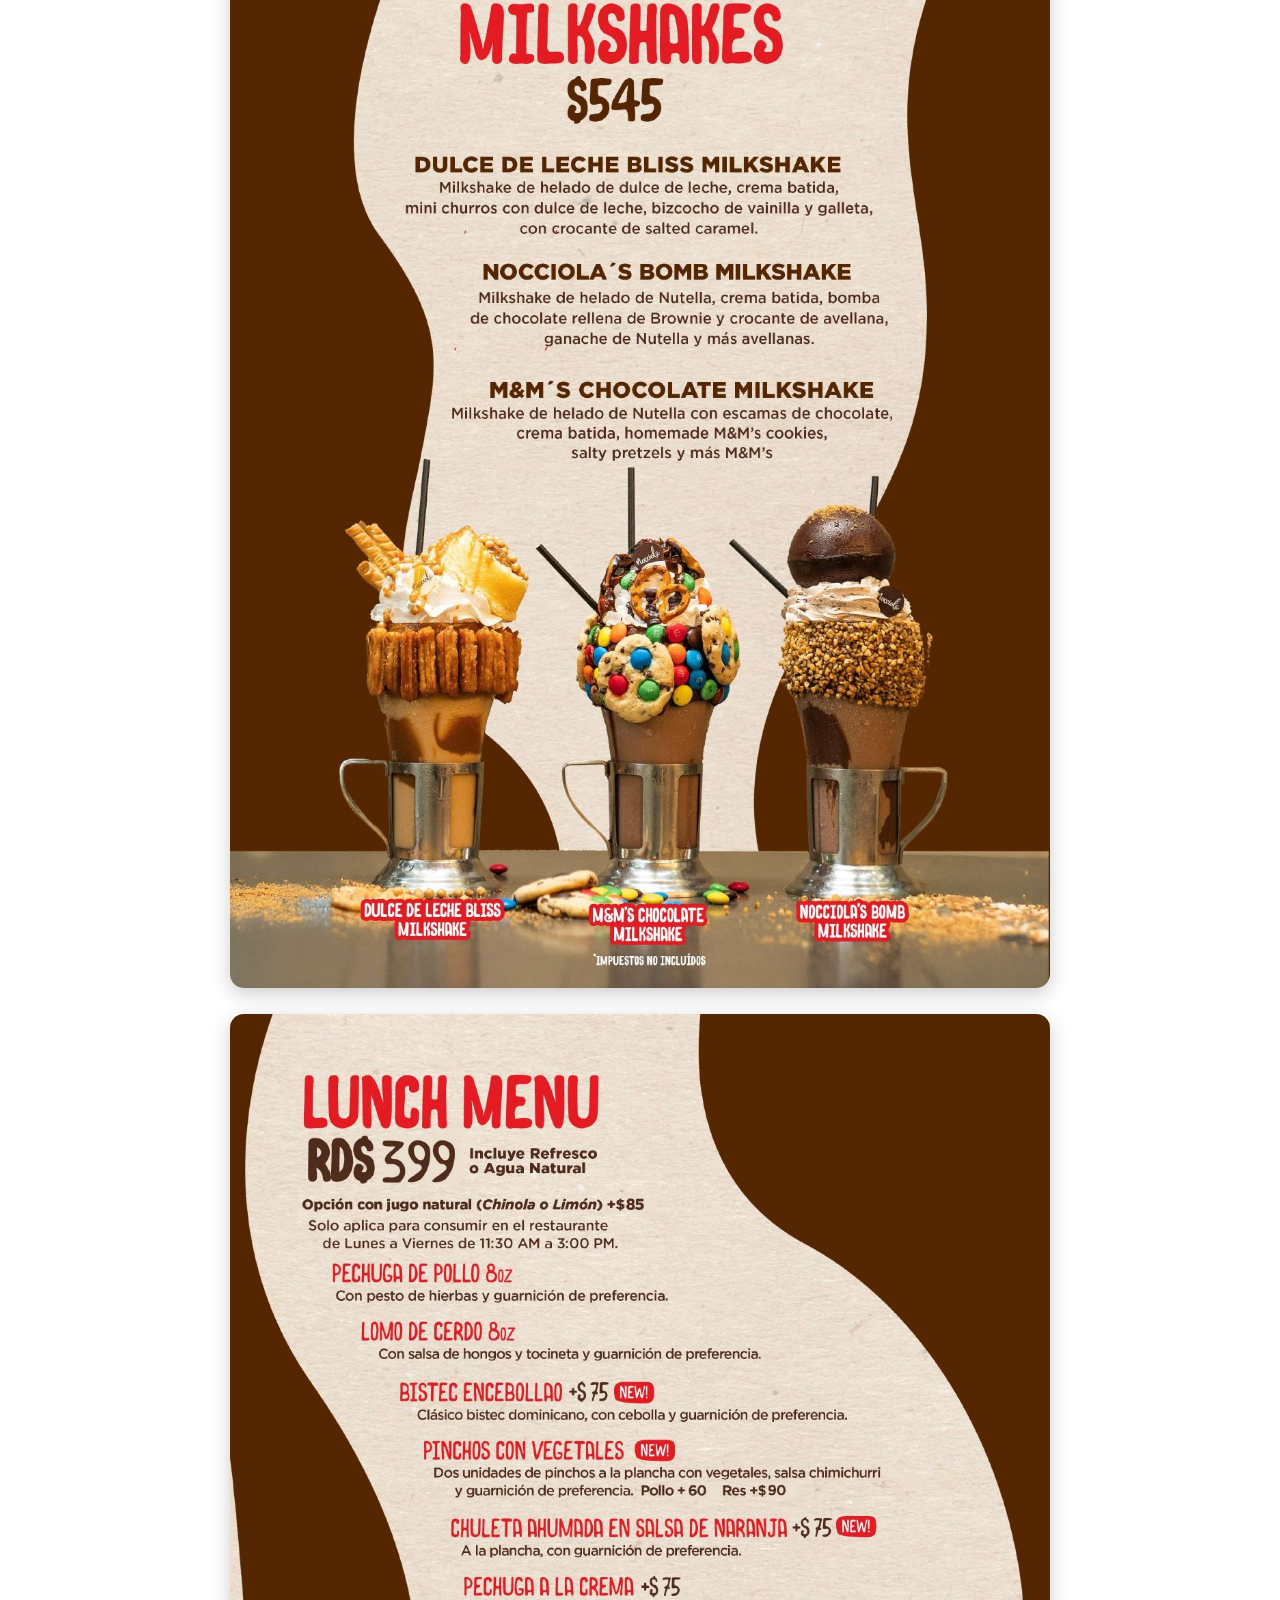
<file: menu.html>
<!DOCTYPE html>
<!-- Kendri Tatis 100263465 -->
<html lang="es">
<head>
    <meta charset="UTF-8">
    <meta name="viewport" content="width=device-width, initial-scale=1.0">
    <title>Menú - Nocciola Digital</title>
    <link rel="icon" href="images/logo.png">
    <link rel="stylesheet" href="style.css">
    <link href="https://fonts.googleapis.com/css2?family=Montserrat:wght@400;700&family=Pacifico&family=Roboto+Mono:wght@400;700&display=swap" rel="stylesheet">
</head>
<body>
    <header class="main-header">
        <div class="logo">
            <img src="images/logo.png" alt="Logo Nocciola Resurge">
        </div>
        <nav>
            <ul>
                <li><a href="index.html" class="nav-link">Inicio</a></li>
                <li><a href="menu.html" class="nav-link active">Menú</a></li>
                <li><a href="historia.html" class="nav-link">Historia del Misterio</a></li>
                <li><a href="servicios.html" class="nav-link">Servicios</a></li> <!-- Texto modificado y clase active -->
                <li><a href="contacto.html" class="nav-link">Contacto</a></li>
                <li><a href="#" id="modo-oscuro-toggle" class="nav-link">Modo Oscuro</a></li>
            </ul>
        </nav>
    </header>

    <main class="container">
        <section class="menu-section">
            <h1>Nuestro Menú</h1>
            <p class="intro-text">Este es el menú de Nocciola, tal como lo sirven en el restaurante. Toca una página para verla en grande.</p>
            <div class="menu-actions">
                <a class="cta-button" href="menu/Nocciola-Menu-2025.pdf" download>Descargar PDF</a>
                <a class="cta-button secondary" href="https://nocciolard.com/menu-arroyo-hondo/" target="_blank" rel="noopener">Ver en nocciolard.com</a>
            </div>
            <nav class="menu-chips" aria-label="Secciones del menú"><a href="#p1">Historia</a><a href="#p2">Café</a><a href="#p3">Bebidas</a><a href="#p4">Desayunos</a><a href="#p6">Pancakes</a><a href="#p7">Para compartir</a><a href="#p8">Sandwiches</a><a href="#p9">Platos fuertes</a><a href="#p10">Burgers y pastas</a><a href="#p11">Postres</a><a href="#p12">Cheesecakes</a><a href="#p14">Milkshakes</a><a href="#p15">Lunch</a><a href="#p16">Bar</a><a href="#p18">Cakes</a><a href="#p19">Ofertas</a><a href="#p20">Menú de temporada</a></nav>
            <div class="menu-pages"><a id="p1" href="images/menu/pagina-01.jpg" target="_blank" rel="noopener"><img src="images/menu/pagina-01.jpg" alt="Menú Nocciola 2025, página 1 de 20"></a><a id="p2" href="images/menu/pagina-02.jpg" target="_blank" rel="noopener"><img src="images/menu/pagina-02.jpg" alt="Menú Nocciola 2025, página 2 de 20"></a><a id="p3" href="images/menu/pagina-03.jpg" target="_blank" rel="noopener"><img src="images/menu/pagina-03.jpg" alt="Menú Nocciola 2025, página 3 de 20" loading="lazy"></a><a id="p4" href="images/menu/pagina-04.jpg" target="_blank" rel="noopener"><img src="images/menu/pagina-04.jpg" alt="Menú Nocciola 2025, página 4 de 20" loading="lazy"></a><a id="p5" href="images/menu/pagina-05.jpg" target="_blank" rel="noopener"><img src="images/menu/pagina-05.jpg" alt="Menú Nocciola 2025, página 5 de 20" loading="lazy"></a><a id="p6" href="images/menu/pagina-06.jpg" target="_blank" rel="noopener"><img src="images/menu/pagina-06.jpg" alt="Menú Nocciola 2025, página 6 de 20" loading="lazy"></a><a id="p7" href="images/menu/pagina-07.jpg" target="_blank" rel="noopener"><img src="images/menu/pagina-07.jpg" alt="Menú Nocciola 2025, página 7 de 20" loading="lazy"></a><a id="p8" href="images/menu/pagina-08.jpg" target="_blank" rel="noopener"><img src="images/menu/pagina-08.jpg" alt="Menú Nocciola 2025, página 8 de 20" loading="lazy"></a><a id="p9" href="images/menu/pagina-09.jpg" target="_blank" rel="noopener"><img src="images/menu/pagina-09.jpg" alt="Menú Nocciola 2025, página 9 de 20" loading="lazy"></a><a id="p10" href="images/menu/pagina-10.jpg" target="_blank" rel="noopener"><img src="images/menu/pagina-10.jpg" alt="Menú Nocciola 2025, página 10 de 20" loading="lazy"></a><a id="p11" href="images/menu/pagina-11.jpg" target="_blank" rel="noopener"><img src="images/menu/pagina-11.jpg" alt="Menú Nocciola 2025, página 11 de 20" loading="lazy"></a><a id="p12" href="images/menu/pagina-12.jpg" target="_blank" rel="noopener"><img src="images/menu/pagina-12.jpg" alt="Menú Nocciola 2025, página 12 de 20" loading="lazy"></a><a id="p13" href="images/menu/pagina-13.jpg" target="_blank" rel="noopener"><img src="images/menu/pagina-13.jpg" alt="Menú Nocciola 2025, página 13 de 20" loading="lazy"></a><a id="p14" href="images/menu/pagina-14.jpg" target="_blank" rel="noopener"><img src="images/menu/pagina-14.jpg" alt="Menú Nocciola 2025, página 14 de 20" loading="lazy"></a><a id="p15" href="images/menu/pagina-15.jpg" target="_blank" rel="noopener"><img src="images/menu/pagina-15.jpg" alt="Menú Nocciola 2025, página 15 de 20" loading="lazy"></a><a id="p16" href="images/menu/pagina-16.jpg" target="_blank" rel="noopener"><img src="images/menu/pagina-16.jpg" alt="Menú Nocciola 2025, página 16 de 20" loading="lazy"></a><a id="p17" href="images/menu/pagina-17.jpg" target="_blank" rel="noopener"><img src="images/menu/pagina-17.jpg" alt="Menú Nocciola 2025, página 17 de 20" loading="lazy"></a><a id="p18" href="images/menu/pagina-18.jpg" target="_blank" rel="noopener"><img src="images/menu/pagina-18.jpg" alt="Menú Nocciola 2025, página 18 de 20" loading="lazy"></a><a id="p19" href="images/menu/pagina-19.jpg" target="_blank" rel="noopener"><img src="images/menu/pagina-19.jpg" alt="Menú Nocciola 2025, página 19 de 20" loading="lazy"></a><a id="p20" href="images/menu/pagina-20.jpg" target="_blank" rel="noopener"><img src="images/menu/pagina-20.jpg" alt="Menú Nocciola 2025, página 20 de 20" loading="lazy"></a></div>
            <p class="menu-note">Precios en RD$. Impuestos no incluidos (excepto Cakes y Cheesecakes completos).</p>
        </section>
    </main>

    <footer class="main-footer">
        <div class="social-links">
            <a href="https://www.facebook.com/NocciolaRD/" target="_blank" rel="noopener" aria-label="Facebook">FB</a>
            <a href="https://www.instagram.com/nocciolard/" target="_blank" rel="noopener" aria-label="Instagram">IG</a>
            <a href="#" aria-label="Twitter">TW</a>
        </div>
    </footer>

     <button id="chatbot-launcher" type="button" aria-label="Abrir chat con Nocci"><img src="images/logo.png" alt="">Chatea con Nocci</button>
    <div id="chatbot-container" class="collapsed" role="dialog" aria-label="Chat con Nocci">
        <div id="chatbot-header">
            <img class="chat-avatar" src="images/logo.png" alt="">
            <div class="chatbot-title">Nocci<small>Asistente virtual de Nocciola</small></div>
            <button id="chatbot-toggle" class="chatbot-toggle-btn" type="button" aria-label="Cerrar chat">&times;</button>
        </div>
        <div id="chatbot-messages" aria-live="polite"></div>
        <div id="chatbot-chips"></div>
        <form id="chatbot-input-area" autocomplete="off">
            <input type="text" id="chatbot-input" placeholder="Escribe tu mensaje..." aria-label="Mensaje">
            <button id="chatbot-send" type="submit">Enviar</button>
        </form>
    </div>

    <script src="script.js"></script>
</body>
</html>
</file>
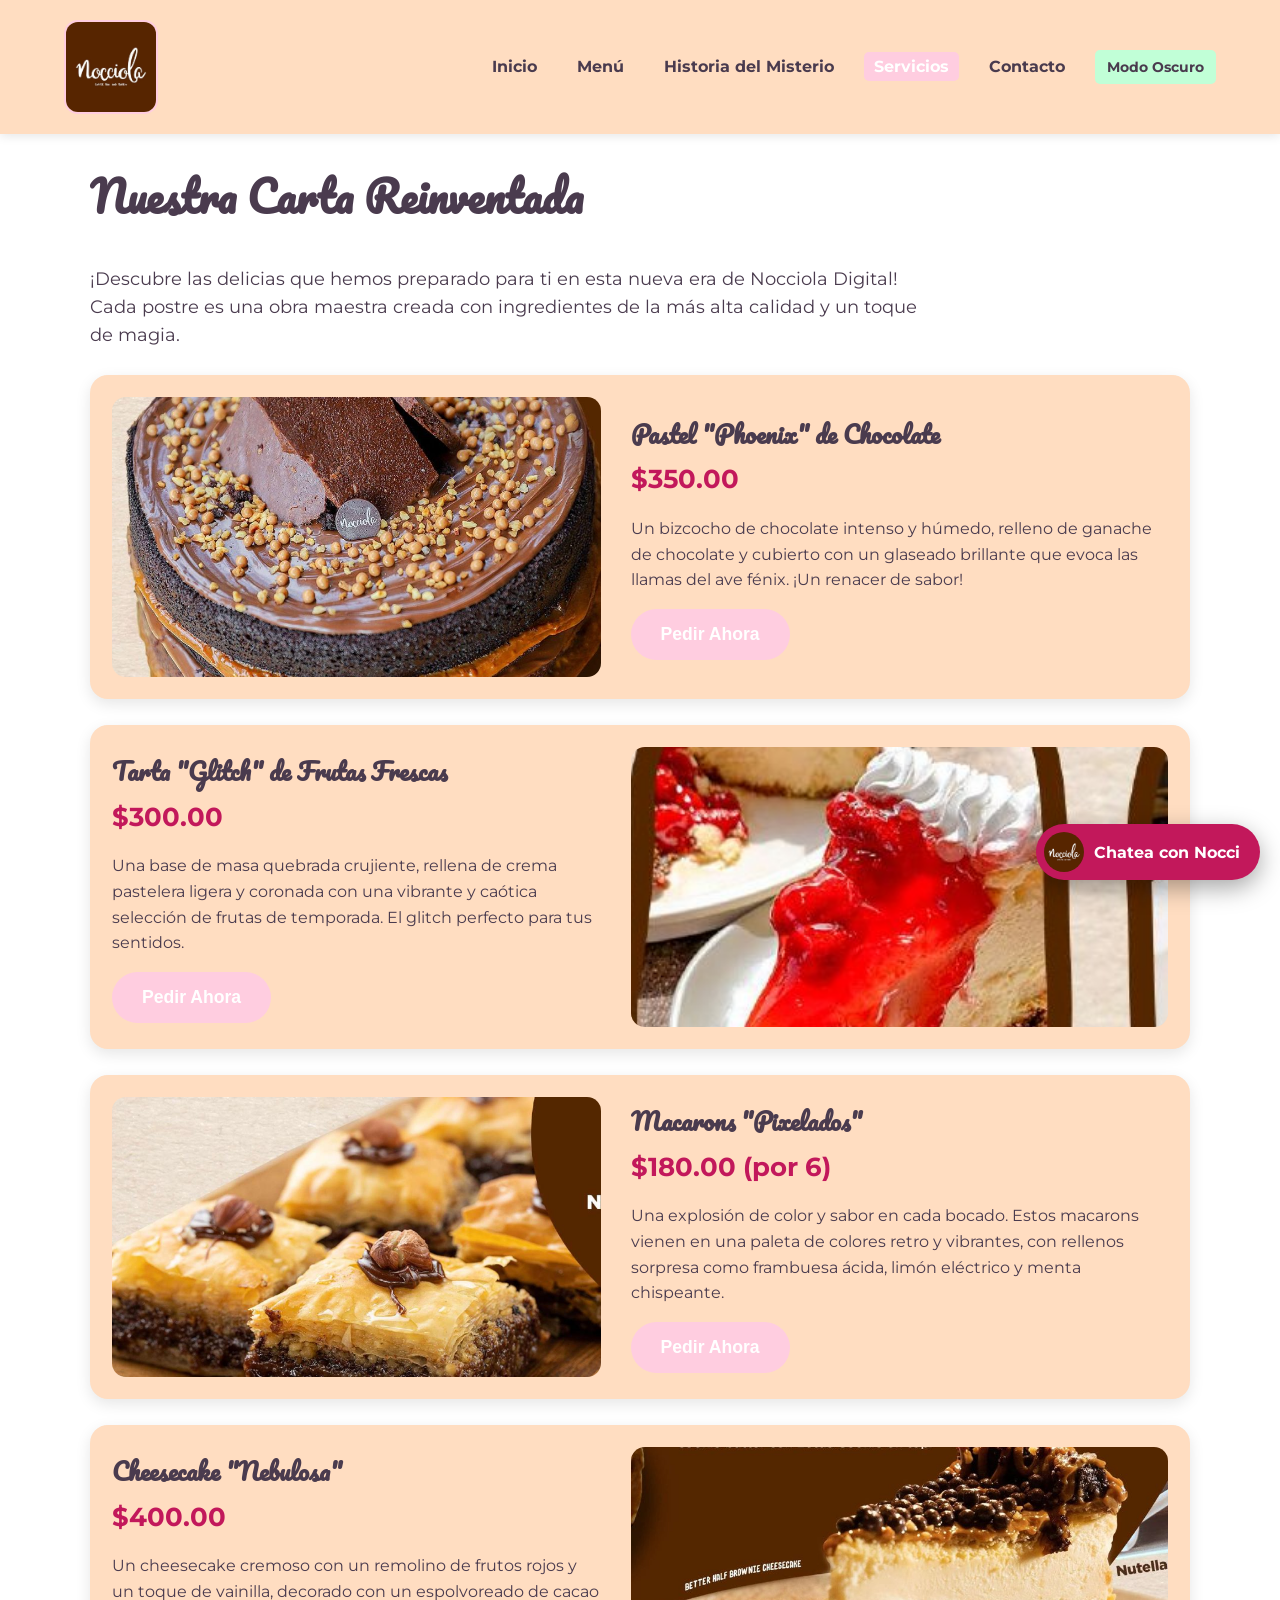
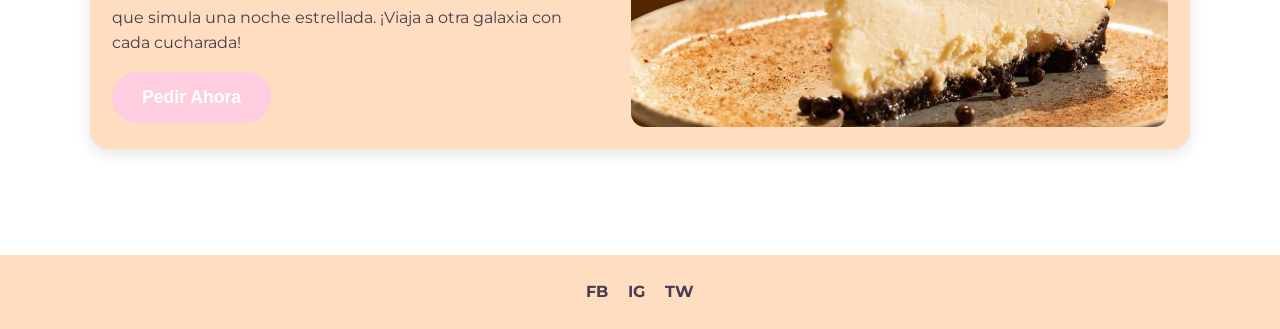
<file: servicios.html>
<!DOCTYPE html>
<!-- Kendri Tatis 100263465 -->
<html lang="es">
<head>
    <meta charset="UTF-8">
    <meta name="viewport" content="width=device-width, initial-scale=1.0">
    <title>Servicios - Nocciola Digital</title>
    <link rel="icon" href="images/logo.png">
    <link rel="stylesheet" href="style.css">
    <link href="https://fonts.googleapis.com/css2?family=Montserrat:wght@400;700&family=Pacifico&family=Roboto+Mono:wght@400;700&display=swap" rel="stylesheet">
</head>
<body>
    <header class="main-header">
        <div class="logo">
            <img src="images/logo.png" alt="Logo Nocciola Resurge">
        </div>
        <nav>
            <ul>
                <li><a href="index.html" class="nav-link">Inicio</a></li>
                <li><a href="menu.html" class="nav-link">Menú</a></li>
                <li><a href="historia.html" class="nav-link">Historia del Misterio</a></li>
                <li><a href="servicios.html" class="nav-link active">Servicios</a></li> <!-- Texto modificado y clase active -->
                <li><a href="contacto.html" class="nav-link">Contacto</a></li>
                <li><a href="#" id="modo-oscuro-toggle" class="nav-link">Modo Oscuro</a></li>
            </ul>
        </nav>
    </header>

    <main class="container">
        <section class="servicios-detallados-section">
            <h1>Nuestra Carta Reinventada</h1>
            <p class="intro-text">¡Descubre las delicias que hemos preparado para ti en esta nueva era de Nocciola Digital! Cada postre es una obra maestra creada con ingredientes de la más alta calidad y un toque de magia.</p>

            <div class="servicio-item">
                <img src="images/postre1.png" alt="Pastel Phoenix de Chocolate">
                <div class="servicio-info">
                    <h2>Pastel "Phoenix" de Chocolate</h2>
                    <p class="precio">$350.00</p>
                    <p>Un bizcocho de chocolate intenso y húmedo, relleno de ganache de chocolate y cubierto con un glaseado brillante que evoca las llamas del ave fénix. ¡Un renacer de sabor!</p>
                    <button class="cta-button">Pedir Ahora</button>
                </div>
            </div>

            <div class="servicio-item reverse">
                <img src="images/postre2.png" alt="Tarta Glitch de Frutas Frescas">
                <div class="servicio-info">
                    <h2>Tarta "Glitch" de Frutas Frescas</h2>
                    <p class="precio">$300.00</p>
                    <p>Una base de masa quebrada crujiente, rellena de crema pastelera ligera y coronada con una vibrante y caótica selección de frutas de temporada. El glitch perfecto para tus sentidos.</p>
                    <button class="cta-button">Pedir Ahora</button>
                </div>
            </div>

            <div class="servicio-item">
                <img src="images/postre3.png" alt="Macarons Pixelados">
                <div class="servicio-info">
                    <h2>Macarons "Pixelados"</h2>
                    <p class="precio">$180.00 (por 6)</p>
                    <p>Una explosión de color y sabor en cada bocado. Estos macarons vienen en una paleta de colores retro y vibrantes, con rellenos sorpresa como frambuesa ácida, limón eléctrico y menta chispeante.</p>
                    <button class="cta-button">Pedir Ahora</button>
                </div>
            </div>

            <div class="servicio-item reverse">
                <img src="images/postre4.png" alt="Cheesecake Nebulosa">
                <div class="servicio-info">
                    <h2>Cheesecake "Nebulosa"</h2>
                    <p class="precio">$400.00</p>
                    <p>Un cheesecake cremoso con un remolino de frutos rojos y un toque de vainilla, decorado con un espolvoreado de cacao que simula una noche estrellada. ¡Viaja a otra galaxia con cada cucharada!</p>
                    <button class="cta-button">Pedir Ahora</button>
                </div>
            </div>
        </section>
    </main>

    <footer class="main-footer">
        <div class="social-links">
            <a href="https://www.facebook.com/NocciolaRD/" target="_blank" rel="noopener" aria-label="Facebook">FB</a>
            <a href="https://www.instagram.com/nocciolard/" target="_blank" rel="noopener" aria-label="Instagram">IG</a>
            <a href="#" aria-label="Twitter">TW</a>
        </div>
    </footer>

     <button id="chatbot-launcher" type="button" aria-label="Abrir chat con Nocci"><img src="images/logo.png" alt="">Chatea con Nocci</button>
    <div id="chatbot-container" class="collapsed" role="dialog" aria-label="Chat con Nocci">
        <div id="chatbot-header">
            <img class="chat-avatar" src="images/logo.png" alt="">
            <div class="chatbot-title">Nocci<small>Asistente virtual de Nocciola</small></div>
            <button id="chatbot-toggle" class="chatbot-toggle-btn" type="button" aria-label="Cerrar chat">&times;</button>
        </div>
        <div id="chatbot-messages" aria-live="polite"></div>
        <div id="chatbot-chips"></div>
        <form id="chatbot-input-area" autocomplete="off">
            <input type="text" id="chatbot-input" placeholder="Escribe tu mensaje..." aria-label="Mensaje">
            <button id="chatbot-send" type="submit">Enviar</button>
        </form>
    </div>

    <script src="script.js"></script>
</body>
</html>
</file>
<file: style.css>
/* Estilos Generales y Paleta de Colores */
:root {
    --color-primary: #FFDDC1; /* Rosa pálido */
    --color-secondary: #FAE4EF; /* Lila claro */
    --color-accent: #C1FFD7; /* Verde menta suave */
    --color-text: #4A3B4E; /* Morado oscuro para texto */
    --color-highlight: #FFCDE0; /* Rosa más intenso */
    --color-glitch-1: #FF00FF; /* Magenta */
    --color-glitch-2: #00FFFF; /* Cyan */
    --font-primary: 'Montserrat', sans-serif;
    --font-logo: 'Pacifico', cursive;
    --font-code: 'Roboto Mono', monospace;
    --transition-speed: 0.3s;
}

/* Modo Oscuro */
body.dark-mode {
    --color-primary: #2c2c2c;
    --color-secondary: #3c3c3c;
    --color-accent: #4a4a4a;
    --color-text: #e0e0e0;
    --color-highlight: #5a3a4a;
    background-color: #1a1a1a;
    color: var(--color-text);
}

body.dark-mode .nav-link,
body.dark-mode .chatbot-title {
    color: var(--color-text);
}

body.dark-mode .popup-content {
    background-color: #333;
    color: #eee;
}

body.dark-mode .mensaje-misterio {
    border-left: 4px solid #e0e0e0;
    color: #ccc;
}

body.dark-mode .servicio-card,
body.dark-mode .about-section,
body.dark-mode footer,
body.dark-mode .story-section,
body.dark-mode .servicios-detallados-section,
body.dark-mode .contacto-section {
    background-color: var(--color-secondary);
}

body.dark-mode .cta-button {
    background-color: var(--color-highlight);
    color: var(--color-text);
}

body.dark-mode #chatbot-header {
    background-color: var(--color-accent);
}

body.dark-mode #chatbot-messages {
    background-color: var(--color-secondary);
}

body.dark-mode #chatbot-input {
    background-color: var(--color-primary);
    color: var(--color-text);
}

body.dark-mode #chatbot-send {
    background-color: var(--color-highlight);
}


/* Preloader - Glitch Effect */
.preloader {
    position: fixed;
    top: 0;
    left: 0;
    width: 100%;
    height: 100%;
    background-color: #0a0a0a;
    color: white;
    display: flex;
    flex-direction: column;
    justify-content: center;
    align-items: center;
    z-index: 9999;
    font-family: var(--font-code);
    text-align: center;
    transition: opacity 0.5s ease-out;
}

.preloader.hidden {
    opacity: 0;
    pointer-events: none;
}

.glitch-wrapper {
    position: relative;
    font-size: 3em;
    letter-spacing: 0.05em;
    color: #fff;
    text-transform: uppercase;
    animation: glitch 1s infinite linear alternate-reverse;
}

.glitch {
    position: absolute;
    top: 0;
    left: 0;
    width: 100%;
    height: 100%;
}

.glitch:nth-child(1) {
    left: 2px;
    text-shadow: -2px 0 var(--color-glitch-1);
    clip-path: polygon(0 0, 100% 0, 100% 50%, 0 50%);
    animation: glitch-anim-1 0.5s infinite linear alternate-reverse;
}

.glitch:nth-child(2) {
    left: -2px;
    text-shadow: 2px 0 var(--color-glitch-2);
    clip-path: polygon(0 50%, 100% 50%, 100% 100%, 0 100%);
    animation: glitch-anim-2 0.3s infinite linear alternate-reverse;
}

@keyframes glitch {
    0% { transform: translate(0); }
    10% { transform: translate(-5px, 5px); }
    20% { transform: translate(5px, -5px); }
    30% { transform: translate(-5px, 5px); }
    40% { transform: translate(5px, -5px); }
    50% { transform: translate(-5px, 5px); }
    60% { transform: translate(5px, -5px); }
    70% { transform: translate(-5px, 5px); }
    80% { transform: translate(5px, -5px); }
    90% { transform: translate(-5px, 5px); }
    100% { transform: translate(0); }
}

@keyframes glitch-anim-1 {
    0% { clip-path: polygon(0 0, 100% 0, 100% 50%, 0 50%); transform: translate(-2px, -1px); }
    100% { clip-path: polygon(0 0, 100% 0, 100% 100%, 0 100%); transform: translate(2px, 1px); }
}

@keyframes glitch-anim-2 {
    0% { clip-path: polygon(0 0, 100% 0, 100% 100%, 0 100%); transform: translate(2px, 1px); }
    100% { clip-path: polygon(0 50%, 100% 50%, 100% 100%, 0 100%); transform: translate(-2px, -1px); }
}

/* Ventana Emergente */
.popup {
    position: fixed;
    top: 0;
    left: 0;
    width: 100%;
    height: 100%;
    background-color: rgba(0, 0, 0, 0.8);
    display: flex;
    justify-content: center;
    align-items: center;
    z-index: 1000;
    opacity: 1;
    transition: opacity 0.5s ease-in-out;
}

.popup.hidden {
    opacity: 0;
    pointer-events: none;
}

.popup-content {
    background-color: var(--color-primary);
    padding: 30px;
    border-radius: 15px;
    box-shadow: 0 10px 30px rgba(0, 0, 0, 0.3);
    max-width: 600px;
    width: 90%;
    text-align: center;
    position: relative;
    animation: popup-fade-in 0.5s ease-out forwards;
    font-family: var(--font-primary);
    color: var(--color-text);
    border: 3px solid var(--color-highlight);
}

@keyframes popup-fade-in {
    from { transform: scale(0.8); opacity: 0; }
    to { transform: scale(1); opacity: 1; }
}

.popup-content h2 {
    font-size: 2.5em;
    margin-bottom: 20px;
    color: var(--color-text);
    font-family: var(--font-logo);
    text-shadow: 1px 1px 2px rgba(255, 255, 255, 0.5);
}

.popup-content p {
    font-size: 1.1em;
    line-height: 1.6;
    margin-bottom: 15px;
}

.popup-content ul {
    list-style: none;
    padding: 0;
    margin-bottom: 20px;
}

.popup-content ul li {
    margin-bottom: 8px;
    font-weight: bold;
    color: var(--color-text);
}

.mensaje-misterio {
    font-family: var(--font-code);
    font-style: italic;
    background-color: rgba(255, 255, 255, 0.4);
    border-left: 5px solid var(--color-highlight);
    padding: 15px;
    margin: 20px 0;
    color: var(--color-text);
    border-radius: 0 5px 5px 0;
    box-shadow: inset 3px 0 0 var(--color-highlight);
}

.close-button {
    position: absolute;
    top: 15px;
    right: 15px;
    font-size: 2em;
    color: var(--color-text);
    cursor: pointer;
    transition: color 0.3s ease;
}

.close-button:hover {
    color: var(--color-highlight);
}

/* Header */
.main-header {
    display: flex;
    justify-content: space-between;
    align-items: center;
    padding: 20px 5%;
    background-color: var(--color-primary);
    box-shadow: 0 2px 10px rgba(0, 0, 0, 0.1);
    position: sticky;
    top: 0;
    z-index: 500;
    font-family: var(--font-primary);
}

.main-header .logo img {
    height: 50px;
}

.main-header nav ul {
    list-style: none;
    display: flex;
    gap: 20px;
}

.main-header nav ul li a {
    text-decoration: none;
    color: var(--color-text);
    font-weight: bold;
    transition: color var(--transition-speed) ease;
    padding: 5px 10px;
    border-radius: 5px;
}

.main-header nav ul li a.active {
    background-color: var(--color-highlight);
    color: white;
}

.main-header nav ul li a:hover {
    color: var(--color-highlight);
}

/* Botón Modo Oscuro */
#modo-oscuro-toggle {
    background-color: var(--color-accent);
    border: none;
    padding: 8px 12px;
    border-radius: 5px;
    cursor: pointer;
    font-size: 0.9em;
}
#modo-oscuro-toggle:hover {
    background-color: var(--color-text);
    color: white;
}

/* Hero Section */
.hero-section {
    display: flex;
    justify-content: space-between;
    align-items: center;
    padding: 50px 5%;
    background-color: var(--color-secondary);
    min-height: 70vh;
    font-family: var(--font-primary);
    position: relative;
    overflow: hidden;
    border-radius: 0 0 20px 20px;
    margin-bottom: 50px;
}

.hero-section::before {
    content: '';
    position: absolute;
    top: -50px;
    left: -50px;
    width: 200px;
    height: 200px;
    background-color: rgba(255, 192, 203, 0.3); /* Rosa pálido con opacidad */
    border-radius: 50%;
    z-index: 0;
}

.hero-text {
    flex: 1;
    z-index: 1;
}

.hero-text h1 {
    font-size: 4em;
    color: var(--color-text);
    font-family: var(--font-logo);
    text-shadow: 2px 2px 4px rgba(0, 0, 0, 0.1);
}

.hero-text .subtitle {
    font-size: 1.5em;
    color: var(--color-text);
    margin-bottom: 30px;
    font-weight: bold;
}

.cta-button {
    display: inline-block;
    background-color: var(--color-highlight);
    color: white;
    padding: 15px 30px;
    text-decoration: none;
    font-weight: bold;
    border-radius: 30px;
    transition: transform 0.3s ease, background-color 0.3s ease;
    font-size: 1.1em;
    border: none;
    cursor: pointer;
}

.cta-button:hover {
    transform: translateY(-3px);
    background-color: var(--color-text);
}

.hero-image {
    flex: 1;
    text-align: center;
    z-index: 1;
}

.hero-image img {
    max-width: 100%;
    height: auto;
    border-radius: 20px;
    box-shadow: 0 15px 30px rgba(0, 0, 0, 0.2);
}

/* Servicios Section (página principal) */
.servicios-section {
    padding: 50px 5%;
    text-align: center;
    font-family: var(--font-primary);
}

.servicios-section h2 {
    font-size: 2.5em;
    color: var(--color-text);
    margin-bottom: 40px;
    font-family: var(--font-logo);
}

.servicio-card {
    background-color: var(--color-primary);
    border-radius: 15px;
    padding: 20px;
    margin-bottom: 30px;
    box-shadow: 0 5px 15px rgba(0, 0, 0, 0.1);
    transition: transform 0.3s ease, box-shadow 0.3s ease;
    display: inline-block;
    width: 30%; /* Ajustar según diseño */
    vertical-align: top;
    margin: 0 1.5%;
}

.servicio-card:hover {
    transform: translateY(-5px);
    box-shadow: 0 10px 25px rgba(0, 0, 0, 0.2);
}

.servicio-card img {
    max-width: 100%;
    height: 200px; /* Altura fija para las imágenes */
    object-fit: cover; /* Para que la imagen cubra el área sin distorsionarse */
    border-radius: 10px;
    margin-bottom: 15px;
}

.servicio-card h3 {
    font-size: 1.6em;
    color: var(--color-text);
    margin-bottom: 10px;
}

.servicio-card p {
    font-size: 1em;
    line-height: 1.5;
    color: var(--color-text);
}

/* About Section */
.about-section {
    background-color: var(--color-secondary);
    padding: 50px 5%;
    text-align: center;
    font-family: var(--font-primary);
    border-radius: 20px;
    margin: 50px 5%;
}

.about-section h2 {
    font-size: 2.5em;
    color: var(--color-text);
    margin-bottom: 20px;
    font-family: var(--font-logo);
}

.about-section p {
    font-size: 1.1em;
    line-height: 1.7;
    color: var(--color-text);
    max-width: 800px;
    margin: 0 auto 30px auto;
}

/* ===================== AÑADIDOS ===================== */
body{margin:0;font-family:var(--font-primary);color:var(--color-text);line-height:1.6;transition:background-color .3s,color .3s}
img{max-width:100%}
.container{max-width:1100px;margin:0 auto;padding:30px 20px 80px}
h1,h2,h3{margin-top:0}
.intro-text{font-size:1.1rem;max-width:70ch}
.main-header nav ul{margin:0;padding:0;flex-wrap:wrap;justify-content:flex-end}
.main-header .logo{line-height:0}
.main-header .logo img{height:90px;width:90px;object-fit:cover;border-radius:14px;border:2px solid var(--color-highlight)}
#modo-oscuro-toggle{color:var(--color-text)}
.main-footer{background:var(--color-primary);text-align:center;padding:24px;font-family:var(--font-primary)}
.social-links a{display:inline-block;margin:0 8px;color:var(--color-text);font-weight:bold;text-decoration:none}
.cta-button.secondary{background:transparent;color:var(--color-text);border:2px solid var(--color-highlight)}
body.dark-mode .cta-button.secondary{background:transparent;color:var(--color-text)}
body.dark-mode .main-header,body.dark-mode .hero-section,body.dark-mode .servicio-item,body.dark-mode .contacto-info,body.dark-mode .contacto-form{color:var(--color-text)}
body.dark-mode .servicio-card h3,body.dark-mode .servicio-card p,body.dark-mode .servicios-section h2{color:var(--color-text)}
@media(max-width:800px){.hero-section{flex-direction:column}.servicio-card{width:100%;margin:0 0 24px}.main-header{flex-direction:column;gap:10px}}

/* Menú */
.menu-actions{display:flex;flex-wrap:wrap;gap:12px;margin:22px 0}
.menu-chips{position:sticky;top:130px;z-index:50;display:flex;gap:8px;overflow-x:auto;padding:10px 0;background:var(--color-bg,transparent)}
.menu-chips a{white-space:nowrap;text-decoration:none;font-weight:bold;font-size:.85rem;padding:7px 14px;border-radius:20px;background:var(--color-secondary);color:var(--color-text)}
.menu-chips a:hover{background:var(--color-highlight)}
body{--color-bg:#fff} body.dark-mode{--color-bg:#1a1a1a}
.menu-pages{display:flex;flex-direction:column;gap:26px;align-items:center;margin-top:16px}
.menu-pages a{display:block;width:100%;max-width:820px;border-radius:14px;overflow:hidden;box-shadow:0 6px 20px rgba(0,0,0,.2)}
.menu-pages img{width:100%;height:auto;display:block}
.menu-note{text-align:center;font-size:.9rem;opacity:.8;margin-top:28px}
html{scroll-behavior:smooth;scroll-padding-top:190px}

/* Servicios detallados */
.servicios-detallados-section h1,.story-section h1,.contacto-section h1,.menu-section h1{font-family:var(--font-logo);font-size:2.6rem}
.servicio-item{display:grid;grid-template-columns:1fr 1.1fr;gap:30px;align-items:center;background:var(--color-primary);border-radius:18px;padding:22px;margin:26px 0;box-shadow:0 5px 15px rgba(0,0,0,.1)}
.servicio-item.reverse img{order:2}
.servicio-item img{width:100%;height:280px;object-fit:cover;border-radius:14px}
.servicio-info h2{font-family:var(--font-logo);margin-bottom:6px}
.precio{font-size:1.6rem;font-weight:bold;margin:0 0 8px;color:#c2185b}
body.dark-mode .precio{color:var(--color-highlight);filter:brightness(1.6)}
@media(max-width:760px){.servicio-item{grid-template-columns:1fr}.servicio-item.reverse img{order:0}}

/* Historia: tono más legible (papel claro sobre fondo ciruela oscuro) */
body.historia{background-color:#3b2a40}
body.historia .story-section{background:transparent}
body.historia .story-section>h1{color:#ffe3ef;text-shadow:none}
body.historia .story-section>.intro-text{color:#fdf3f8;font-size:1.15rem}
body.historia .incident-evidence,body.historia .story-section>h2~p,body.historia .story-section>h2~ul{background:#fff8fb;color:#3a2a3e;padding:6px 26px;border-radius:16px}
body.historia .story-section>h2{color:#ffe3ef;font-family:var(--font-logo);margin-top:36px}
body.historia .story-section>h2~p,body.historia .story-section>h2~ul{margin:14px 0;padding:18px 26px}
body.historia .story-section>h2~ul{padding-left:46px}
body.historia .incident-evidence{padding:22px 26px;margin:26px 0;box-shadow:0 10px 30px rgba(0,0,0,.35)}
body.historia .incident-evidence h2{color:#a3195b}
body.historia .evidence-item{border-bottom:1px dashed #d9b4c6;padding:12px 0}
body.historia .evidence-item:last-child{border:0}
body.historia .evidence-item h3{color:#6b2146}
body.historia .evidence-item img{max-height:180px;border-radius:10px}
body.historia .mensaje-misterio{background:#2b1b2f;color:#a7ffc0;border-left:5px solid #ff4f9a;box-shadow:none}
body.historia .cta-button{margin-top:10px}
body.historia.dark-mode{background:#120b15}
body.historia.dark-mode .incident-evidence,body.historia.dark-mode .story-section>h2~p,body.historia.dark-mode .story-section>h2~ul{background:#2a1d2e;color:#f3e8f1}
body.historia.dark-mode .incident-evidence h2,body.historia.dark-mode .evidence-item h3{color:#ffb3d3}
.glitch-effect img{animation:glitch-img 2.5s infinite steps(1)}
@keyframes glitch-img{0%,100%{transform:none}20%{transform:translateX(-5px)}22%{transform:translateX(6px)}24%{transform:none}}

/* Contacto */
.contacto-grid{display:grid;grid-template-columns:1fr 1fr;gap:28px;margin:28px 0}
.contacto-info,.contacto-form{background:var(--color-primary);border-radius:18px;padding:26px}
.info-item{display:flex;gap:16px;margin-bottom:14px}.info-item i{color:#c2185b;font-size:1.3rem;width:26px;margin-top:6px}
.info-item h3{margin:0;font-size:1.1rem}.info-item p{margin:0}
.social-links-contacto a{display:inline-grid;place-items:center;width:40px;height:40px;margin-right:10px;border-radius:50%;background:var(--color-text);color:#fff;text-decoration:none}
.form-group{margin-bottom:14px}.form-group label{display:block;font-weight:bold;margin-bottom:4px}
.form-group input,.form-group textarea{width:100%;box-sizing:border-box;padding:11px 13px;border:1.5px solid var(--color-highlight);border-radius:10px;font:inherit}
.pruebas-incidente{margin-top:20px;font-size:.9rem}
.mapa-container iframe{border-radius:18px}
@media(max-width:800px){.contacto-grid{grid-template-columns:1fr}}

/* ============ CHAT (estilo mensajería real) ============ */
:root{--chat-bg:#fff;--chat-msgs:#faf3f7;--chat-border:#eadbe3}
body.dark-mode{--chat-bg:#1f1f1f;--chat-msgs:#161616;--chat-border:#3a3a3a}
#chatbot-launcher{position:fixed;right:20px;bottom:20px;z-index:900;display:flex;align-items:center;gap:10px;background:#c2185b;color:#fff;border:0;border-radius:40px;padding:8px 20px 8px 8px;font:bold 1rem var(--font-primary);cursor:pointer;box-shadow:0 8px 24px rgba(0,0,0,.35)}
#chatbot-launcher img,.chat-avatar{width:40px;height:40px;border-radius:50%;object-fit:cover}
#chatbot-container{position:fixed;right:20px;bottom:20px;z-index:950;width:min(420px,calc(100vw - 24px));height:min(680px,calc(100vh - 40px));display:flex;flex-direction:column;background:var(--chat-bg);color:var(--color-text);border:1px solid var(--chat-border);border-radius:20px;overflow:hidden;box-shadow:0 16px 50px rgba(0,0,0,.4);font-family:var(--font-primary)}
#chatbot-container.collapsed{display:none}
#chatbot-header{display:flex;align-items:center;gap:12px;padding:14px 16px;background:#c2185b;color:#fff}
#chatbot-header .chatbot-title{display:flex;flex-direction:column;font-weight:bold;font-size:1.05rem;color:#fff!important}
#chatbot-header small{font-weight:normal;font-size:.78rem;opacity:.9}
#chatbot-header small::before{content:"";display:inline-block;width:8px;height:8px;border-radius:50%;background:#4ade80;margin-right:6px}
body.dark-mode #chatbot-header{background:#8e1246}
.chatbot-toggle-btn{margin-left:auto;background:none;border:0;color:#fff;font-size:1.8rem;line-height:1;cursor:pointer}
#chatbot-messages{flex:1;overflow-y:auto;padding:16px;display:flex;flex-direction:column;gap:10px;background:var(--chat-msgs)}
.message{max-width:85%;padding:10px 14px;border-radius:18px;font-size:.95rem;line-height:1.45;word-wrap:break-word}
.message.bot{align-self:flex-start;background:var(--chat-bg);border:1px solid var(--chat-border);border-bottom-left-radius:4px}
.message.user{align-self:flex-end;background:#c2185b;color:#fff;border-bottom-right-radius:4px}
.message a{font-weight:bold;color:#c2185b}.message.user a{color:#fff}
body.dark-mode .message a{color:#ff9fc8}
.message ul{margin:6px 0 0;padding-left:18px}
.typing{display:flex;gap:4px;padding:14px}.typing span{width:7px;height:7px;border-radius:50%;background:#999;animation:blink 1s infinite}
.typing span:nth-child(2){animation-delay:.15s}.typing span:nth-child(3){animation-delay:.3s}
@keyframes blink{0%,80%,100%{opacity:.25}40%{opacity:1}}
#chatbot-chips{display:flex;gap:8px;overflow-x:auto;padding:8px 12px;border-top:1px solid var(--chat-border);background:var(--chat-bg)}
#chatbot-chips button{white-space:nowrap;background:var(--color-secondary);color:var(--color-text);border:0;border-radius:18px;padding:6px 12px;font:600 .82rem var(--font-primary);cursor:pointer}
#chatbot-chips button:hover{background:var(--color-highlight)}
#chatbot-input-area{display:flex;gap:8px;padding:12px;border-top:1px solid var(--chat-border);background:var(--chat-bg)}
#chatbot-input{flex:1;padding:11px 14px;border-radius:24px;border:1.5px solid var(--chat-border);background:var(--chat-msgs);color:var(--color-text);font:inherit}
#chatbot-send{background:#c2185b;color:#fff;border:0;border-radius:24px;padding:0 18px;font-weight:bold;cursor:pointer}
@media(max-width:520px){#chatbot-container{right:0;bottom:0;width:100vw;height:100vh;border-radius:0}}

/* Contacto real: sucursales y mapa */
.info-item a{color:inherit;font-weight:bold}
.mapa-tabs{display:flex;flex-wrap:wrap;gap:10px;margin-bottom:14px}
.mapa-tabs .cta-button{padding:9px 20px;font-size:.95rem}

@media(max-width:800px){.main-header .logo img{height:76px;width:76px}.menu-chips{top:170px}}
</file>
